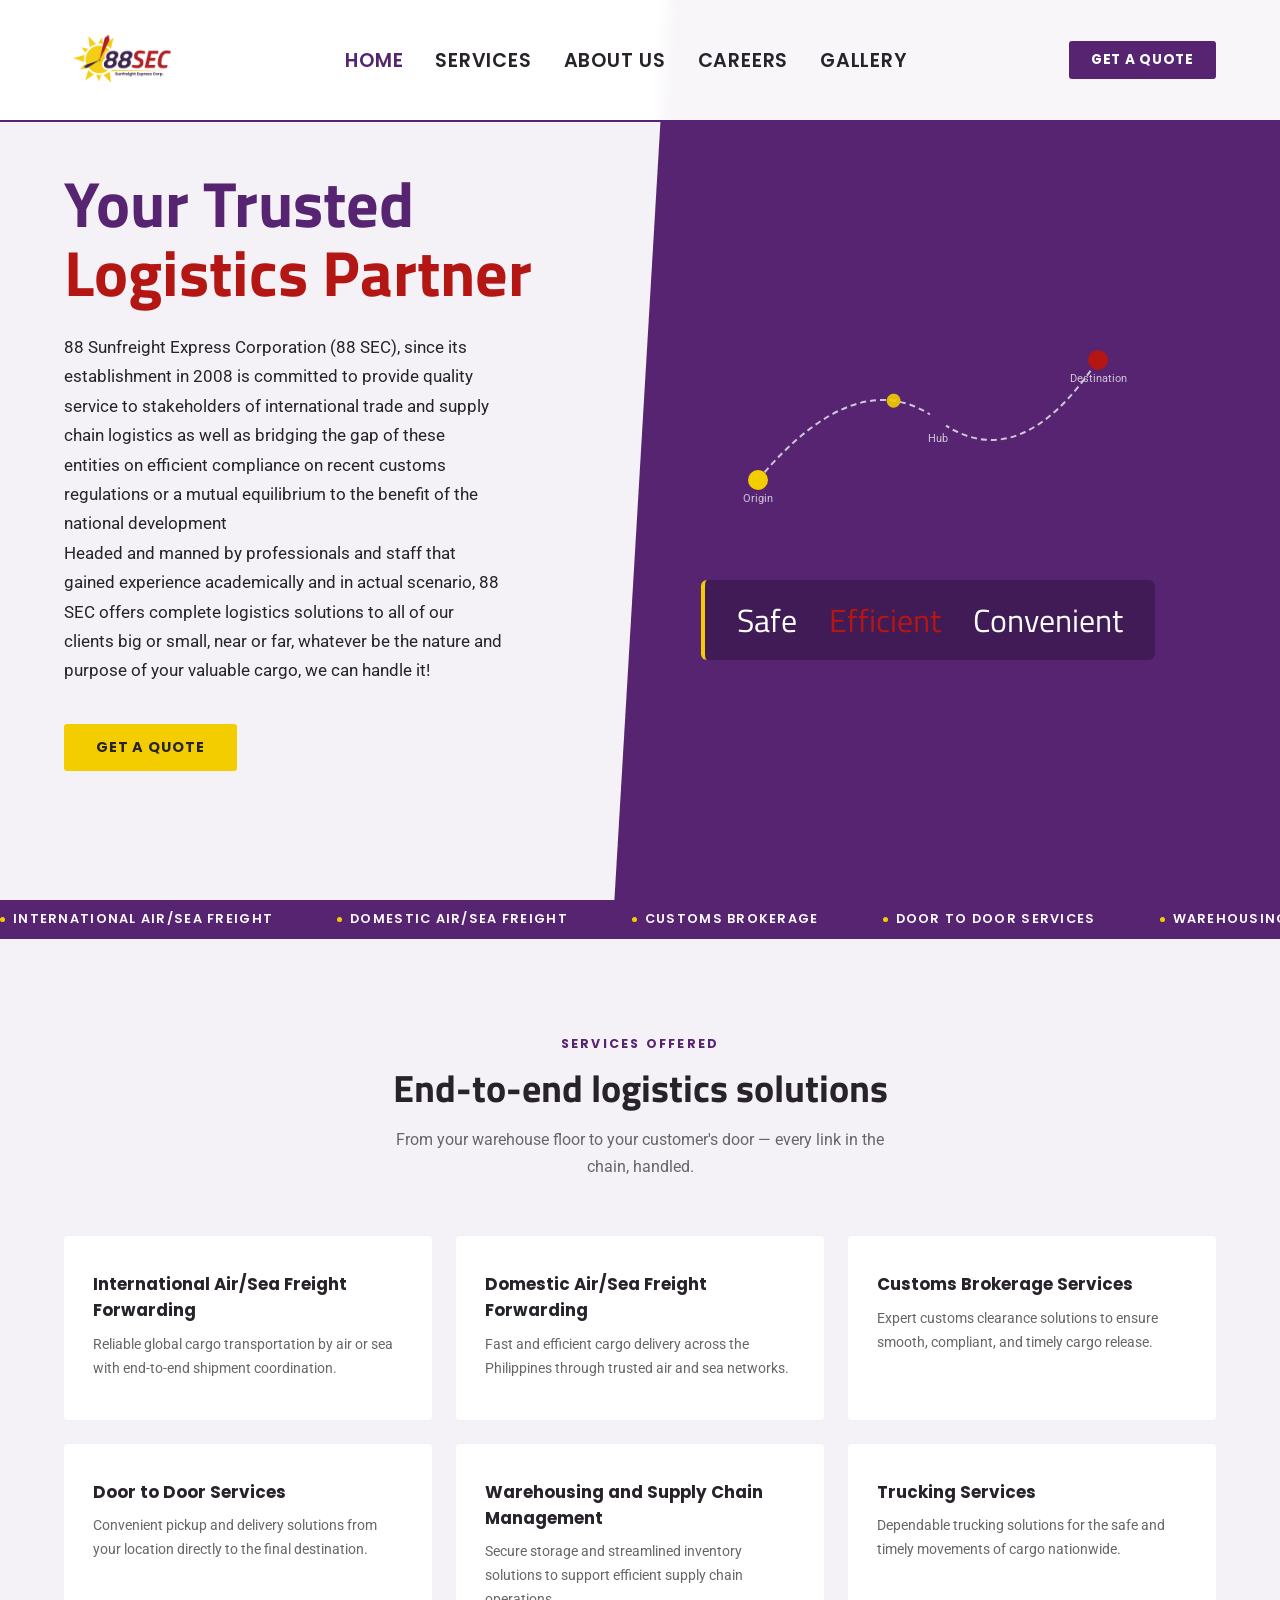
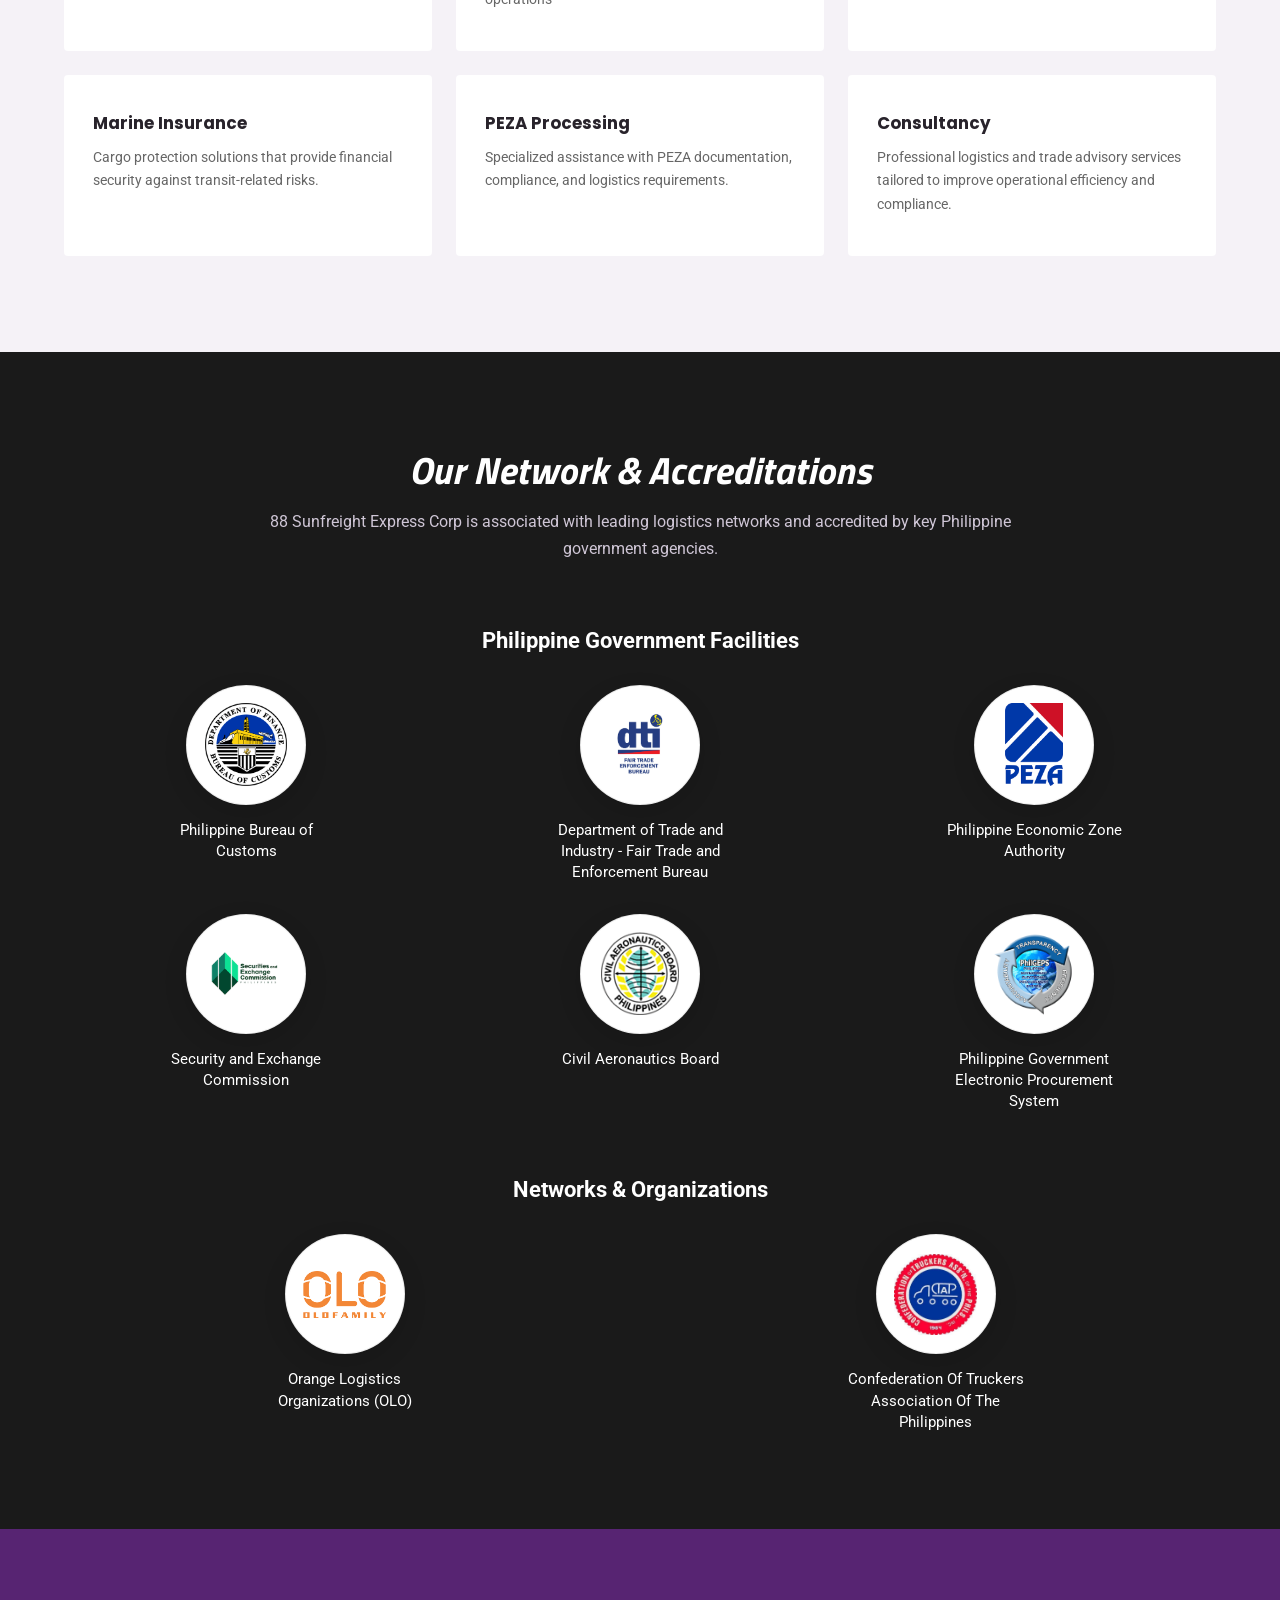
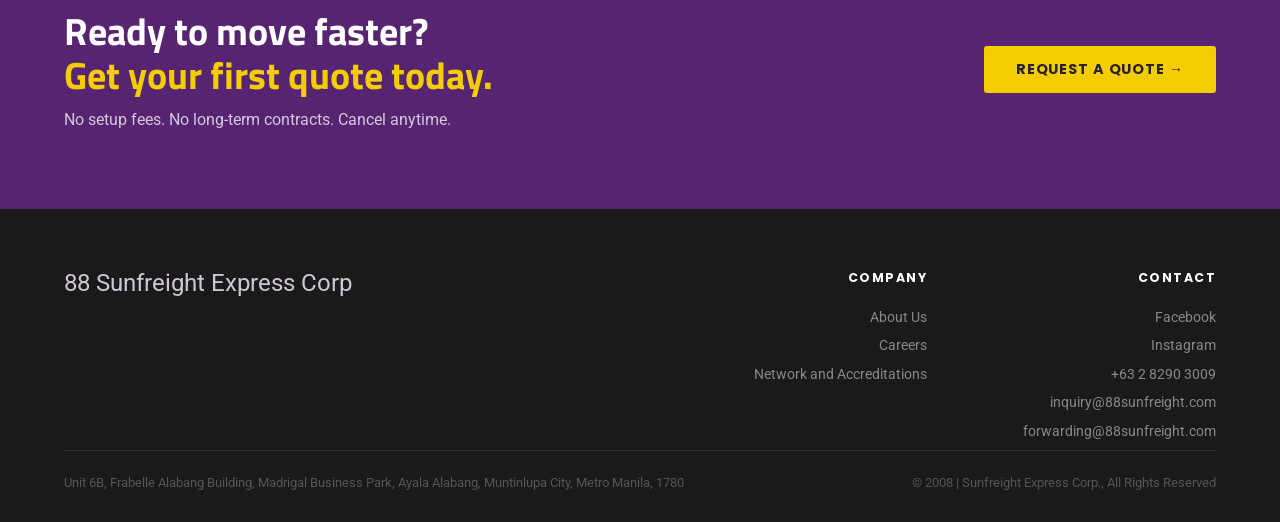
<file: index.html>
<!DOCTYPE html>
<html lang="en">
<head>
  <meta charset="UTF-8" />
  <meta name="viewport" content="width=device-width, initial-scale=1.0">
  <title>Sunfreight | Shippping and Logistics - Philippines</title>
  <link href="https://fonts.googleapis.com/css2?family=Titillium+Web:ital,wght@0,600;0,700;1,600;1,700&family=Poppins:wght@500;600;700;800&family=Roboto:wght@400;500;700&display=swap" rel="stylesheet" />
  <link rel="stylesheet" href="css/index.css">
  <script src="https://fontawesome.com" crossorigin="anonymous"></script>
</head>
<body>

<!-- NAV -->
<nav id="navbar">
  <div class="logo"><a href="index.html"><img class="logo" src="pics/sunfreight_logo.png" alt="logo"></a></div>
  <ul class="nav-links" id="navLinks">
      <li><a href="index.html" class="active">Home</a></li>
      <li><a href="services.html">Services</a></li>
      <li><a href="about.html">About Us</a></li>
      <li><a href="careers.php">Careers</a></li>
      <li><a href="gallery.php">Gallery</a></li>
      <li class="nav-cta-mobile"><a href="contact.html">Get a Quote</a></li>
  </ul>
  <a href="contact.html" class="nav-cta">Get a Quote</a>
  <button class="nav-toggle" id="navToggle" aria-label="Open menu" aria-expanded="false">☰</button>
</nav>

<!-- HERO -->
<section class="hero" id="home">
  <div class="hero-text">
    <h1 class="hero-title">Your Trusted<br><em>Logistics Partner</em></h1>
      <p class="hero-body">88 Sunfreight Express Corporation (88 SEC), since its establishment in 2008 is committed to provide quality service to stakeholders of international trade and supply chain logistics as well as bridging the gap of these entities on efficient compliance on recent customs regulations or a mutual equilibrium to the benefit of the national development
      </br>
        Headed and manned by professionals and staff that gained experience academically and in actual scenario, 88 SEC offers complete logistics solutions to all of our clients big or small, near or far, whatever be the nature and purpose of your valuable cargo, we can handle it!
    </p>
    <div class="hero-actions">
      <a href="contact.html" class="btn-primary">Get a Quote</a>
    </div>
  </div>
  <div class="hero-visual">
    <svg class="route-diagram" viewBox="0 0 420 260" fill="none" xmlns="http://www.w3.org/2000/svg" aria-label="Route diagram">
      <!-- route line -->
      <path d="M 40 200 Q 140 80 220 140 Q 300 200 380 80" stroke="#cfc6d6" stroke-width="2" stroke-dasharray="6 4" fill="none"/>
      <!-- nodes -->
      <circle cx="40" cy="200" r="10" fill="#F3CD00"/>
      <circle cx="220" cy="140" r="10" fill="#572472"/>
      <circle cx="380" cy="80" r="10" fill="#B31613"/>
      <!-- labels -->
      <text x="40" y="222" fill="#cfc6d6" font-family="Roboto,sans-serif" font-size="11" text-anchor="middle">Origin</text>
      <text x="220" y="162" fill="#cfc6d6" font-family="Roboto,sans-serif" font-size="11" text-anchor="middle">Hub</text>
      <text x="380" y="102" fill="#cfc6d6" font-family="Roboto,sans-serif" font-size="11" text-anchor="middle">Destination</text>
      <!-- moving truck dot animation -->
      <circle r="7" fill="#F3CD00" opacity=".9">
        <animateMotion dur="4s" repeatCount="indefinite" rotate="auto">
          <mpath href="#route-path"/>
        </animateMotion>
      </circle>
      <path id="route-path" d="M 40 200 Q 140 80 220 140 Q 300 200 380 80" fill="none"/>
    </svg>
    <div class="stat-row">
      <div class="stat"><div class="stat-num">Safe</div></div>
      <div class="stat"><div class="stat-num"><em>Efficient</em></div></div>
      <div class="stat"><div class="stat-num">Convenient</div></div>
    </div>
  </div>
</section>

<!-- TICKER -->
<div class="ticker" aria-hidden="true">
  <div class="ticker-track" id="tickerTrack">
    <span class="ticker-item"><span class="ticker-dot"></span>International Air/Sea Freight</span>
    <span class="ticker-item"><span class="ticker-dot"></span>Domestic Air/Sea Freight</span>
    <span class="ticker-item"><span class="ticker-dot"></span>Customs Brokerage</span>
    <span class="ticker-item"><span class="ticker-dot"></span>Door to Door Services</span>
    <span class="ticker-item"><span class="ticker-dot"></span>Warehousing &amp; Supply Chain</span>
    <span class="ticker-item"><span class="ticker-dot"></span>Trucking Services</span>
    <span class="ticker-item"><span class="ticker-dot"></span>Marine Insurance</span>
    <span class="ticker-item"><span class="ticker-dot"></span>PEZA Processing</span>
    <span class="ticker-item"><span class="ticker-dot"></span>Consultancy</span>
    <!-- duplicate -->
    <span class="ticker-item"><span class="ticker-dot"></span>International Air/Sea Freight</span>
    <span class="ticker-item"><span class="ticker-dot"></span>Domestic Air/Sea Freight</span>
    <span class="ticker-item"><span class="ticker-dot"></span>Customs Brokerage</span>
    <span class="ticker-item"><span class="ticker-dot"></span>Door to Door Services</span>
    <span class="ticker-item"><span class="ticker-dot"></span>Warehousing &amp; Supply Chain</span>
    <span class="ticker-item"><span class="ticker-dot"></span>Trucking Services</span>
    <span class="ticker-item"><span class="ticker-dot"></span>Marine Insurance</span>
    <span class="ticker-item"><span class="ticker-dot"></span>PEZA Processing</span>
    <span class="ticker-item"><span class="ticker-dot"></span>Consultancy</span>
  </div>
</div>

<!-- SERVICES -->
<section class="services" id="services">
  <div class="services-header">
    <div class="section-eyebrow">
      Services Offered
    </div>
    <h2 class="section-title">End-to-end logistics solutions</h2>
    <p class="section-sub">From your warehouse floor to your customer's door — every link in the chain, handled.</p>
    <!--
      <video class="truck-icon"
            autoplay
            muted
            loop
            playsinline>
        <source src="vids/truck.mp4" type="video/mp4">
      </video>
    -->   
  </div>
  <div class="services-grid services-grid-3">
    <div class="service-card">
      <div class="service-name">International Air/Sea Freight Forwarding</div>
      <p class="service-desc">Reliable global cargo transportation by air or sea with end-to-end shipment coordination.</p>
    </div>
    <div class="service-card">
      <div class="service-name">Domestic Air/Sea Freight Forwarding</div>
      <p class="service-desc">Fast and efficient cargo delivery across the Philippines through trusted air and sea networks.</p>
    </div>
    <div class="service-card">
      <div class="service-name">Customs Brokerage Services</div>
      <p class="service-desc">Expert customs clearance solutions to ensure smooth, compliant, and timely cargo release.</p>
    </div>
    <div class="service-card">
      <div class="service-name">Door to Door Services</div>
      <p class="service-desc">Convenient pickup and delivery solutions from your location directly to the final destination.</p>
    </div>
    <div class="service-card">
      <div class="service-name">Warehousing and Supply Chain Management</div>
      <p class="service-desc">Secure storage and streamlined inventory solutions to support efficient supply chain operations</p>
    </div>
    <div class="service-card">
      <div class="service-name">Trucking Services</div>
      <p class="service-desc">Dependable trucking solutions for the safe and timely movements of cargo nationwide.</p>
    </div>
    <div class="service-card">
      <div class="service-name">Marine Insurance</div>
      <p class="service-desc">Cargo protection solutions that provide financial security against transit-related risks.</p>
    </div>
    <div class="service-card">
      <div class="service-name">PEZA Processing</div>
      <p class="service-desc">Specialized assistance with PEZA documentation, compliance, and logistics requirements.</p>
    </div>
    <div class="service-card">
      <div class="service-name">Consultancy</div>
      <p class="service-desc">Professional logistics and trade advisory services tailored to improve operational efficiency and compliance.</p>
    </div>
  </div>
</section>

<!--NETWORK AND ACCREDITATIONS-->
<section class="coverage" id="coverage">

  <div class="coverage-header">
    <h2 class="section-title"><em>Our Network & Accreditations</em></h2>
    <p class="section-sub">
      88 Sunfreight Express Corp is associated with leading logistics networks and accredited by key Philippine government agencies.
    </p>
  </div>

  <!-- Government -->
  <div class="logo-category">
    <h3>Philippine Government Facilities</h3>

    <div class="logo-grid">

      <div class="logo-card">
        <div class="logo-circle">
          <img src="pics/boc_logo.png" alt="BOC Logo">
        </div>
        <p>Philippine Bureau of Customs</p>
      </div>
      

      <div class="logo-card">
        <div class="logo-circle">
          <img src="pics/dti_logo.png" alt="DTI - FTEB Logo">
        </div>
        <p>Department of Trade and Industry - Fair Trade and Enforcement Bureau</p>
      </div>

      <div class="logo-card">
        <div class="logo-circle">
          <img src="pics/peza_logo.png" alt="PEZA Logo">
        </div>
        <p>Philippine Economic Zone Authority</p>
      </div>

      <div class="logo-card">
        <div class="logo-circle">
          <img src="pics/sec_logo.png" alt="SEC Logo">
        </div>
        <p>Security and Exchange Commission</p>
      </div>

      <div class="logo-card">
        <div class="logo-circle">
          <img src="pics/cab_logo.png" alt="CAB Logo">
        </div>
        <p>Civil Aeronautics Board</p>
      </div>

      <div class="logo-card">
        <div class="logo-circle">
          <img src="pics/philgeps_logo.png" alt="">
        </div>
        <p> Philippine Government Electronic Procurement System</p>
      </div>

    </div>
  </div>

  <!-- Networks -->
  <div class="logo-category">
    <h3>Networks & Organizations</h3>

    <div class="logo-grid-networks">

      <div class="logo-card">
        <div class="logo-circle">
          <img src="pics/olo_logo.png" alt="OLO Logo">
        </div>
        <p>Orange Logistics Organizations (OLO)</p>
      </div>

      

      <div class="logo-card">
        <div class="logo-circle">
          <img src="pics/ctap_logo.jpg" alt="CTAP Logo">
        </div>
        <p>Confederation Of Truckers Association Of The Philippines</p>
      </div>

    </div>
  </div>

</section>

<!-- CTA BANNER -->
<div class="cta-banner" id="contact">
  <div>
    <h2 class="cta-banner-title">Ready to move faster?<br><span>Get your first quote today.</span></h2>
    <p class="cta-banner-sub">No setup fees. No long-term contracts. Cancel anytime.</p>
  </div>
  <a href="mailto:inquiry@88sunfreight.com" class="btn-primary">Request a Quote →</a>
</div>

<!-- FOOTER -->
<footer>
  <div class="footer-grid">
    <div class="footer-brand">
      <div class="logo">88 Sunfreight Express Corp</div>
    </div>
    <div>
      <div class="footer-col-title">Company</div>
      <ul class="footer-links">
        <li><a href="about.html">About Us</a></li>
        <li><a href="careers.php">Careers</a></li>
        <li><a href="#coverage">Network and Accreditations</a></li>
      </ul>
    </div>
    <div>
      <div class="footer-col-title">Contact</div>
      <ul class="footer-links">
        <li><a href="https://www.facebook.com/88SEC" target="_blank">Facebook</a></li>
        <li><a href="https://www.instagram.com/88sunfreightexpresscorp" target="_blank">Instagram</a></li>
        <li><a href="tel:63228903009">+63 2 8290 3009</a></li>
        <li><a href="mailto:inquiry@88sunfreight.com">inquiry@88sunfreight.com</a></li>
        <li><a href="mailto:forwarding@88sunfreight.com ">forwarding@88sunfreight.com </a></li>
      </ul>
    </div>
  </div>
  <div class="footer-bottom">
    <span>Unit 6B, Frabelle Alabang Building, Madrigal Business Park, Ayala Alabang, Muntinlupa City, Metro Manila, 1780</span>
    <span><a href="login.php" class="staff-login" aria-label="Staff login">©</a> 2008 | Sunfreight Express Corp., All Rights Reserved</span>
  </div>
</footer>

<script>
  // Nav scroll effect
  const navbar = document.getElementById('navbar');
  window.addEventListener('scroll', () => {
    navbar.classList.toggle('scrolled', window.scrollY > 40);
  });
  // Slideshow autoplay
  const slides = document.querySelectorAll('.slide');
  let currentSlide = 0;

  setInterval(() => {
    slides[currentSlide].classList.remove('active');
    currentSlide = (currentSlide + 1) % slides.length;
    slides[currentSlide].classList.add('active');
  }, 4000);
</script>

<script>
const navToggle = document.getElementById('navToggle');
const navLinks  = document.getElementById('navLinks');

navToggle.addEventListener('click', () => {
    const open = navLinks.classList.toggle('open');
    navToggle.setAttribute('aria-expanded', open);
    navToggle.textContent = open ? '✕' : '☰';
});

// Close the menu after tapping a link
navLinks.querySelectorAll('a').forEach(a =>
    a.addEventListener('click', () => {
        navLinks.classList.remove('open');
        navToggle.setAttribute('aria-expanded', 'false');
        navToggle.textContent = '☰';
    })
);
</script>

</body>
</html>
</file>
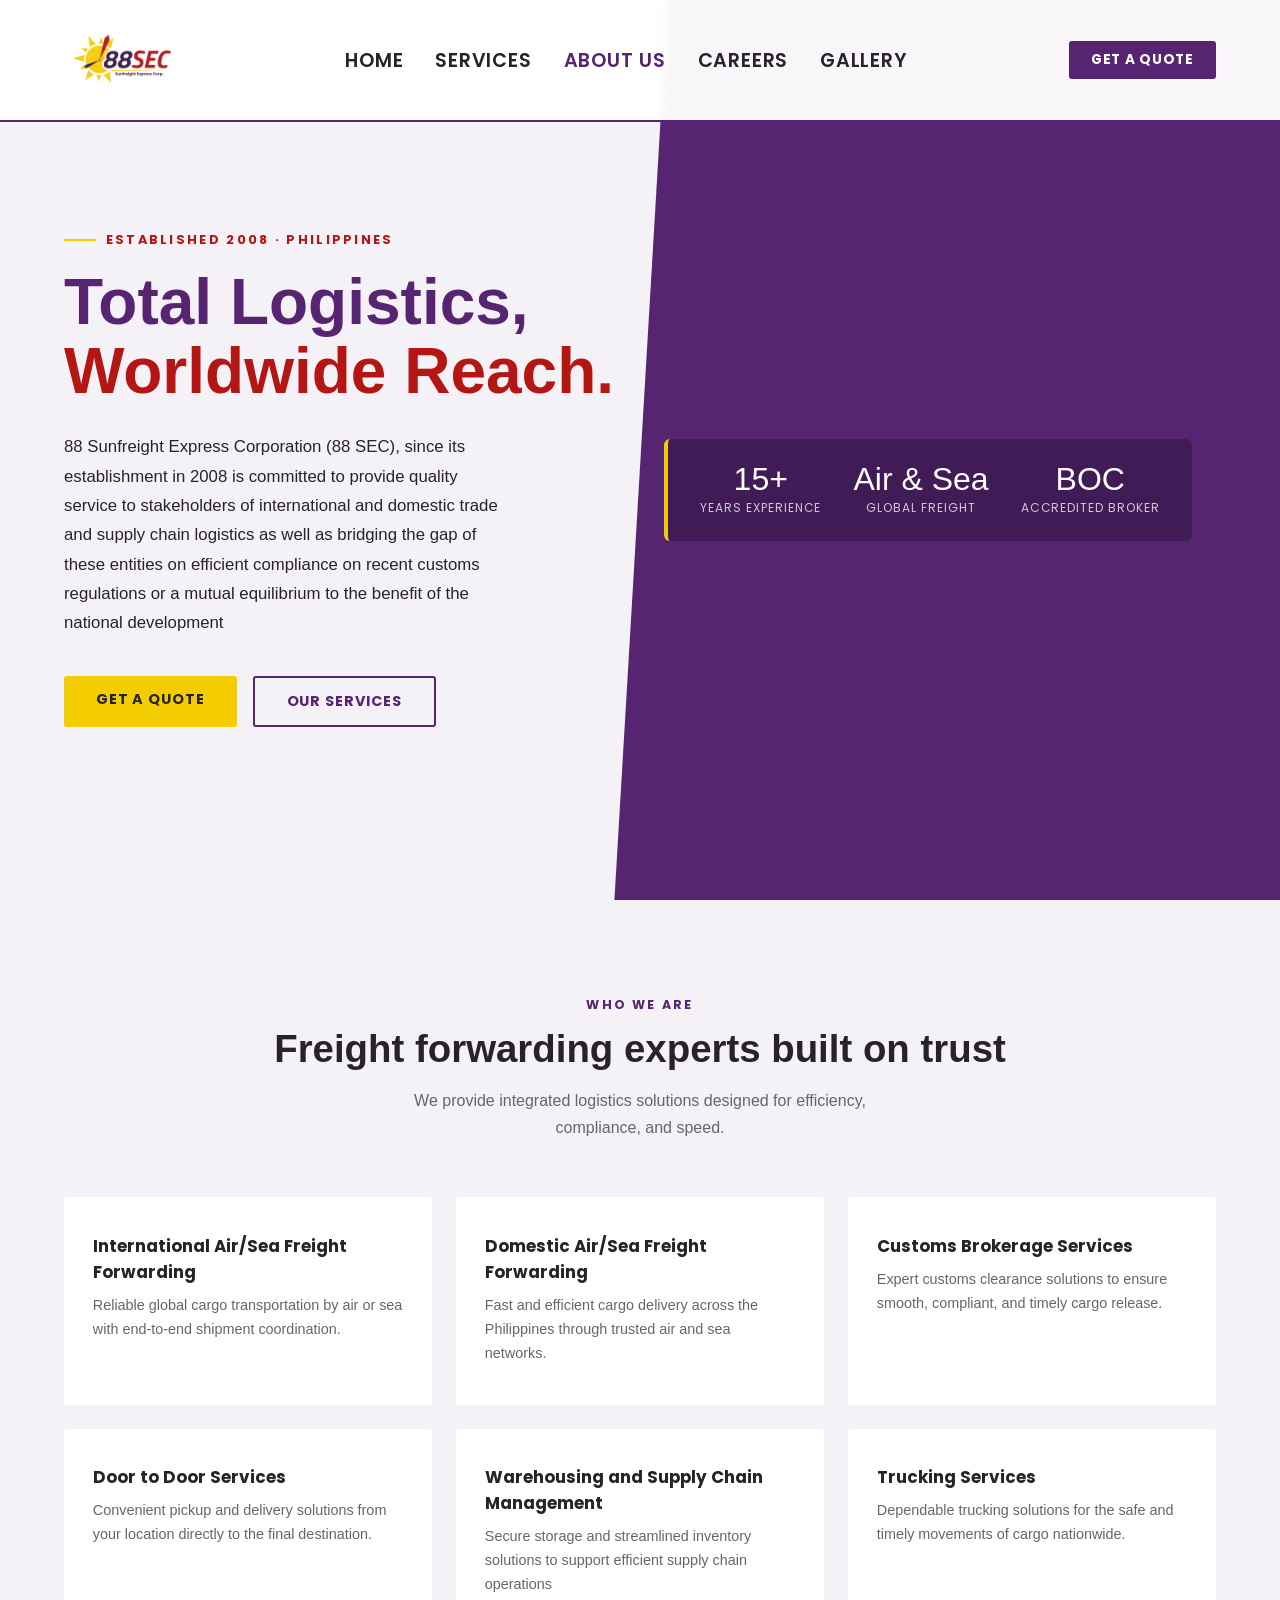
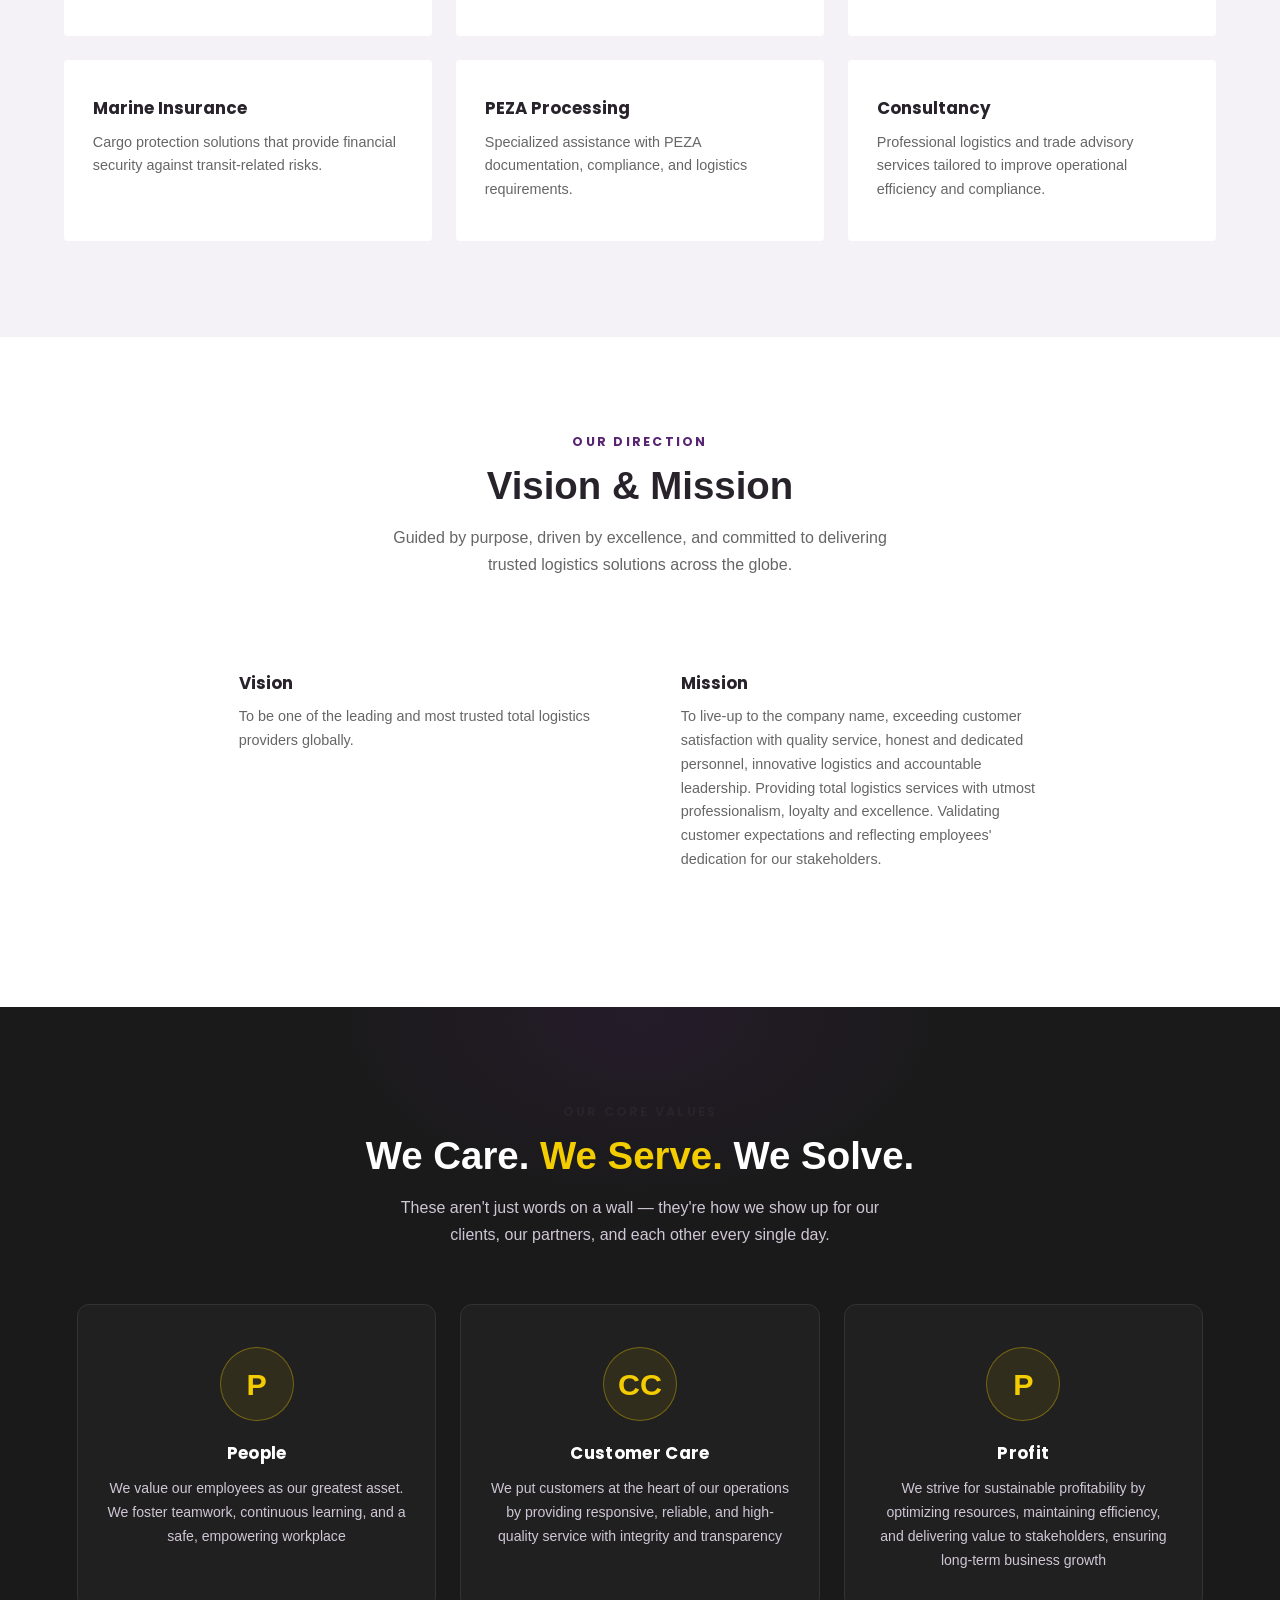
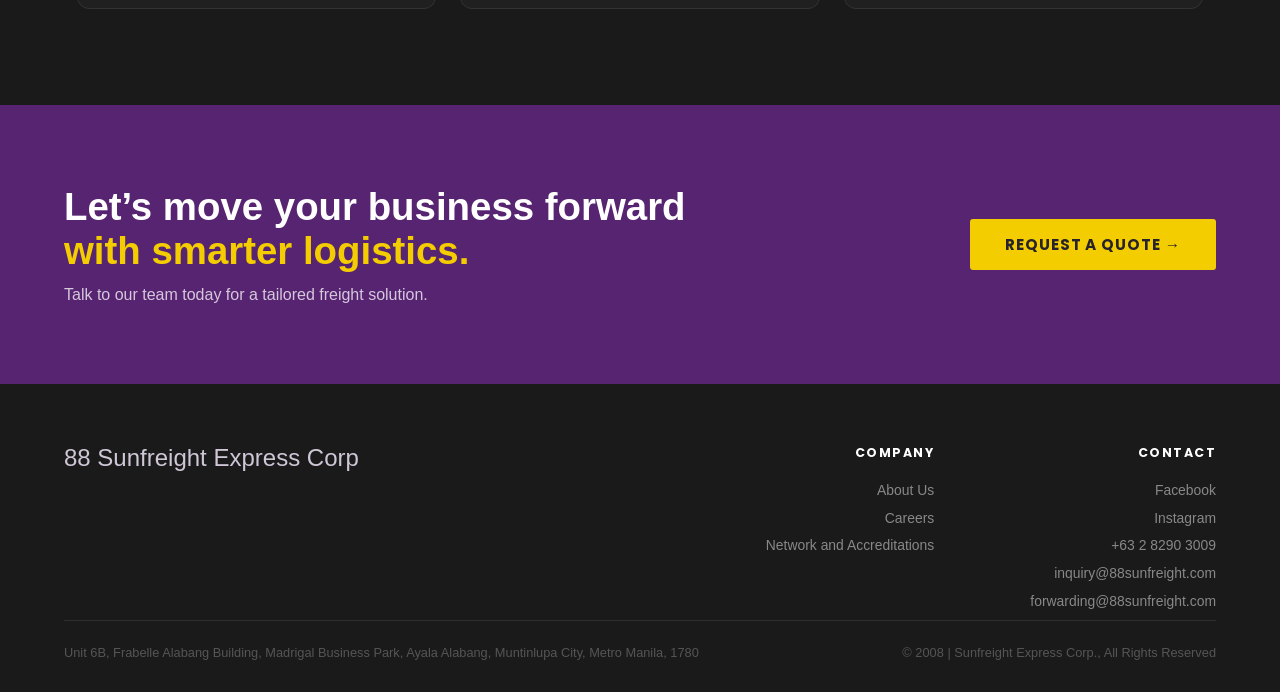
<file: about.html>
<!DOCTYPE html>
<html lang="en">
<head>
  <meta charset="UTF-8" />
  <meta name="viewport" content="width=device-width, initial-scale=1.0">
  <title>About Us | Sunfreight</title>

  <link href="https://fonts.googleapis.com/css2?family=Poppins:wght@700;800&family=Raleway:wght@600;700&family=Open+Sans:wght@400;500;600&display=swap" rel="stylesheet" />
  <link rel="stylesheet" href="css/index.css">
</head>

<body>

<!-- NAV -->
<nav id="navbar">
  <div class="logo"><a href="index.html"><img class="logo" src="pics/sunfreight_logo.png" alt="logo"></a></div>
  <ul class="nav-links" id="navLinks">
      <li><a href="index.html">Home</a></li>
      <li><a href="services.html">Services</a></li>
      <li><a href="about.html" class="active">About Us</a></li>
      <li><a href="careers.php">Careers</a></li>
      <li><a href="gallery.php">Gallery</a></li>
      <li class="nav-cta-mobile"><a href="contact.html">Get a Quote</a></li>
  </ul>
  <a href="contact.html" class="nav-cta">Get a Quote</a>
  <button class="nav-toggle" id="navToggle" aria-label="Open menu" aria-expanded="false">☰</button>
</nav>

<!-- HERO (ONLY ONE - CLEANED) -->
<section class="hero" id="home">

  <div class="hero-text">
    <br>
    <p class="hero-eyebrow">Established 2008 · Philippines</p>

    <h1 class="hero-title">
      Total Logistics,<br>
      <em>Worldwide Reach.</em>
    </h1>

    <p class="hero-body">
      88 Sunfreight Express Corporation (88 SEC), since its establishment in 2008 is committed to provide quality service to stakeholders of international and domestic trade and supply chain logistics as well as bridging the gap of these entities on efficient compliance on recent customs regulations or a mutual equilibrium to the benefit of the national development
    </p>

    <div class="hero-actions">
      <a href="contact.html" class="btn-primary">Get a Quote</a>
      <a href="services.html" class="btn-outline">Our Services</a>
    </div>
  </div>

  <div class="hero-visual">
    <div class="stat-row">
      <div class="stat">
        <div class="stat-num">15+</div>
        <div class="stat-label">Years Experience</div>
      </div>

      <div class="stat">
        <div class="stat-num">Air & Sea</div>
        <div class="stat-label">Global Freight</div>
      </div>

      <div class="stat">
        <div class="stat-num">BOC</div>
        <div class="stat-label">Accredited Broker</div>
      </div>
    </div>
  </div>

</section>

<!-- ABOUT CONTENT -->
<section class="services" id="about">
  <div class="services-header">
    <div class="section-eyebrow">Who We Are</div>
    <h2 class="section-title">Freight forwarding experts built on trust</h2>
    <p class="section-sub">
      We provide integrated logistics solutions designed for efficiency, compliance, and speed.
    </p>
  </div>

  <div class="services-grid services-grid-3">
    <div class="service-card">
      <div class="service-name">International Air/Sea Freight Forwarding</div>
      <p class="service-desc">Reliable global cargo transportation by air or sea with end-to-end shipment coordination.</p>
    </div>
    <div class="service-card">
      <div class="service-name">Domestic Air/Sea Freight Forwarding</div>
      <p class="service-desc">Fast and efficient cargo delivery across the Philippines through trusted air and sea networks.</p>
    </div>
    <div class="service-card">
      <div class="service-name">Customs Brokerage Services</div>
      <p class="service-desc">Expert customs clearance solutions to ensure smooth, compliant, and timely cargo release.</p>
    </div>
    <div class="service-card">
      <div class="service-name">Door to Door Services</div>
      <p class="service-desc">Convenient pickup and delivery solutions from your location directly to the final destination.</p>
    </div>
    <div class="service-card">
      <div class="service-name">Warehousing and Supply Chain Management</div>
      <p class="service-desc">Secure storage and streamlined inventory solutions to support efficient supply chain operations</p>
    </div>
    <div class="service-card">
      <div class="service-name">Trucking Services</div>
      <p class="service-desc">Dependable trucking solutions for the safe and timely movements of cargo nationwide.</p>
    </div>
    <div class="service-card">
      <div class="service-name">Marine Insurance</div>
      <p class="service-desc">Cargo protection solutions that provide financial security against transit-related risks.</p>
    </div>
    <div class="service-card">
      <div class="service-name">PEZA Processing</div>
      <p class="service-desc">Specialized assistance with PEZA documentation, compliance, and logistics requirements.</p>
    </div>
    <div class="service-card">
      <div class="service-name">Consultancy</div>
      <p class="service-desc">Professional logistics and trade advisory services tailored to improve operational efficiency and compliance.</p>
    </div>
  </div>
</section>

<!-- VISION & MISSION SECTION -->
<section class="vm-clean">

  <div class="section">
    
    <div class="services-header">
      <div class="section-eyebrow">Our Direction</div>
      <h2 class="section-title">
        Vision & Mission
      </h2>
      <p class="section-sub">
        Guided by purpose, driven by excellence, and committed to delivering trusted logistics solutions across the globe.
      </p>
    </div>

    <div class="services-grid vm-grid">

      <!-- VISION -->
      <div class="service-card">
        <div class="service-name">Vision</div>
        <p class="service-desc">
          To be one of the leading and most trusted total logistics providers globally.
        </p>
      </div>

      <!-- MISSION -->
      <div class="service-card">
        <div class="service-name">Mission</div>
        <p class="service-desc">
          To live-up to the company name, exceeding customer satisfaction with quality service, honest and dedicated personnel, innovative logistics and accountable leadership. Providing total logistics services with utmost professionalism, loyalty and excellence. Validating customer expectations and reflecting employees' dedication for our stakeholders.
        </p>
      </div>

    </div>

  </div>

</section>

<!-- VALUES -->
<section class="values" id="values">
  <div class="values-header">
    <div class="section-eyebrow" style="color: var(--gold);">Our Core Values</div>
    <h2 class="section-title">We Care. <em>We Serve.</em> We Solve.</h2>
    <p class="section-sub">These aren't just words on a wall — they're how we show up for our clients, our partners, and each other every single day.</p>
  </div>
  <div class="values-grid">
    <div class="value-card">
      <div class="value-num">P</div>
      <div class="value-name">People</div>
      <p class="value-desc">We value our employees as our greatest asset. We foster teamwork, continuous learning, and a safe, empowering workplace</p>
    </div>
    <div class="value-card">
      <div class="value-num">CC</div>
      <div class="value-name">Customer Care</div>
      <p class="value-desc">We put customers at the heart of our operations by providing responsive, reliable, and high-quality service with integrity and transparency</p>
    </div>
    <div class="value-card">
      <div class="value-num">P</div>
      <div class="value-name">Profit</div>
      <p class="value-desc">We strive for sustainable profitability by optimizing resources, maintaining efficiency, and delivering value to stakeholders, ensuring long-term business growth</p>
    </div>
  </div>
</section>

<!-- CTA -->
<div class="cta-banner" id="contact">
  <div>
    <h2 class="cta-banner-title">
      Let’s move your business forward<br>
      <span>with smarter logistics.</span>
    </h2>
    <p class="cta-banner-sub">Talk to our team today for a tailored freight solution.</p>
  </div>

  <a href="mailto:inquiry@88sunfreight.com" class="btn-gold">
    Request a Quote →
  </a>
</div>

<!-- FOOTER -->
<footer>
  <div class="footer-grid">
    <div class="footer-brand">
      <div class="logo">88 Sunfreight Express Corp</div>
    </div>
    <div>
      <div class="footer-col-title">Company</div>
      <ul class="footer-links">
        <li><a href="about.html">About Us</a></li>
        <li><a href="careers.php">Careers</a></li>
        <li><a href="index.html#coverage">Network and Accreditations</a></li>
      </ul>
    </div>
    <div>
      <div class="footer-col-title">Contact</div>
      <ul class="footer-links">
        <li><a href="https://www.facebook.com/88SEC" target="_blank">Facebook</a></li>
        <li><a href="https://www.instagram.com/88sunfreightexpresscorp" target="_blank">Instagram</a></li>
        <li><a href="tel:63228903009">+63 2 8290 3009</a></li>
        <li><a href="mailto:inquiry@88sunfreight.com">inquiry@88sunfreight.com</a></li>
        <li><a href="mailto:forwarding@88sunfreight.com ">forwarding@88sunfreight.com </a></li>
      </ul>
    </div>
  </div>
  <div class="footer-bottom">
    <span>Unit 6B, Frabelle Alabang Building, Madrigal Business Park, Ayala Alabang, Muntinlupa City, Metro Manila, 1780</span>
    <span><a href="login.php" class="staff-login" aria-label="Staff login">©</a> 2008 | Sunfreight Express Corp., All Rights Reserved</span>
  </div>
</footer>

<script>
  // Nav scroll effect
  const navbar = document.getElementById('navbar');
  window.addEventListener('scroll', () => {
    navbar.classList.toggle('scrolled', window.scrollY > 40);
  });

  // Mobile menu toggle
  const navToggle = document.getElementById('navToggle');
  const navLinks = document.getElementById('navLinks');

  navToggle.addEventListener('click', () => {
    const open = navLinks.classList.toggle('open');
    navToggle.textContent = open ? '✕' : '☰';
    navToggle.setAttribute('aria-expanded', open);
  });

  navLinks.querySelectorAll('a').forEach(a => {
    a.addEventListener('click', () => {
      navLinks.classList.remove('open');
      navToggle.textContent = '☰';
      navToggle.setAttribute('aria-expanded', 'false');
    });
  });
</script>
</body>
</html>
</file>
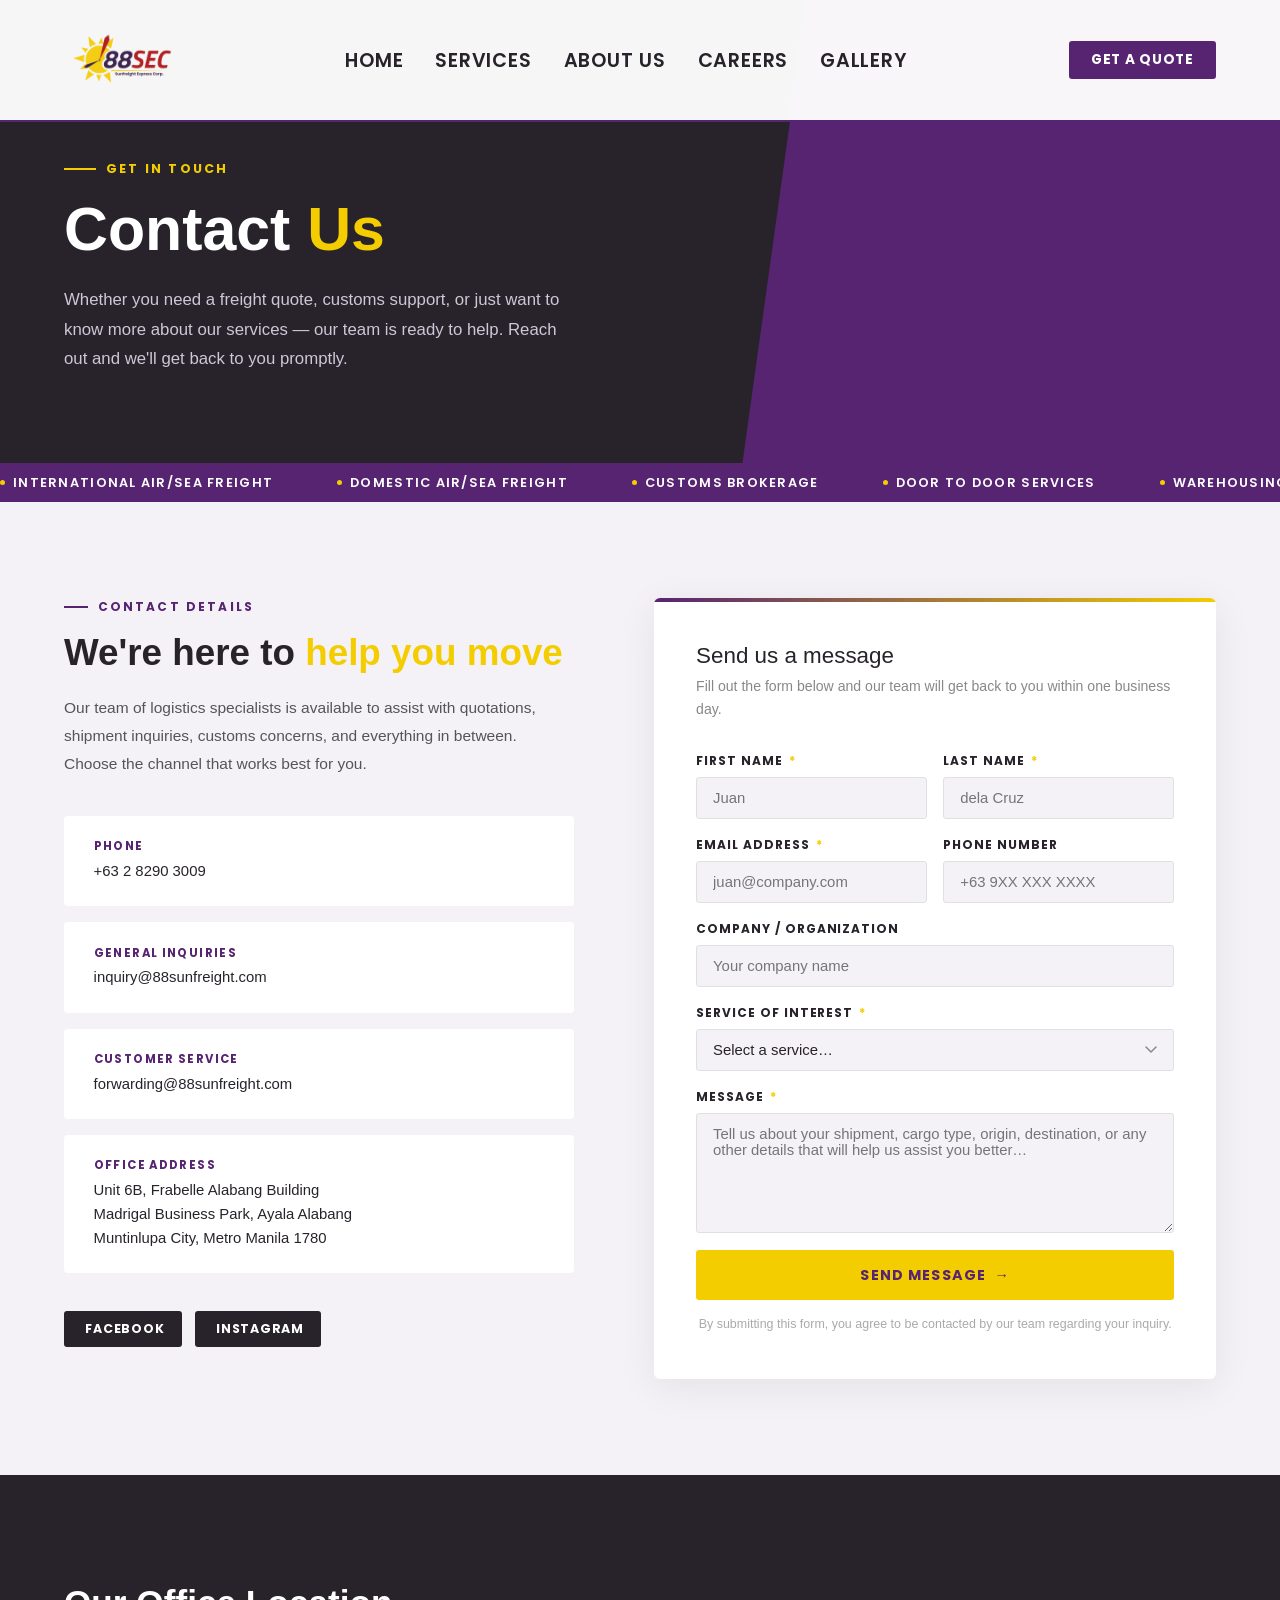
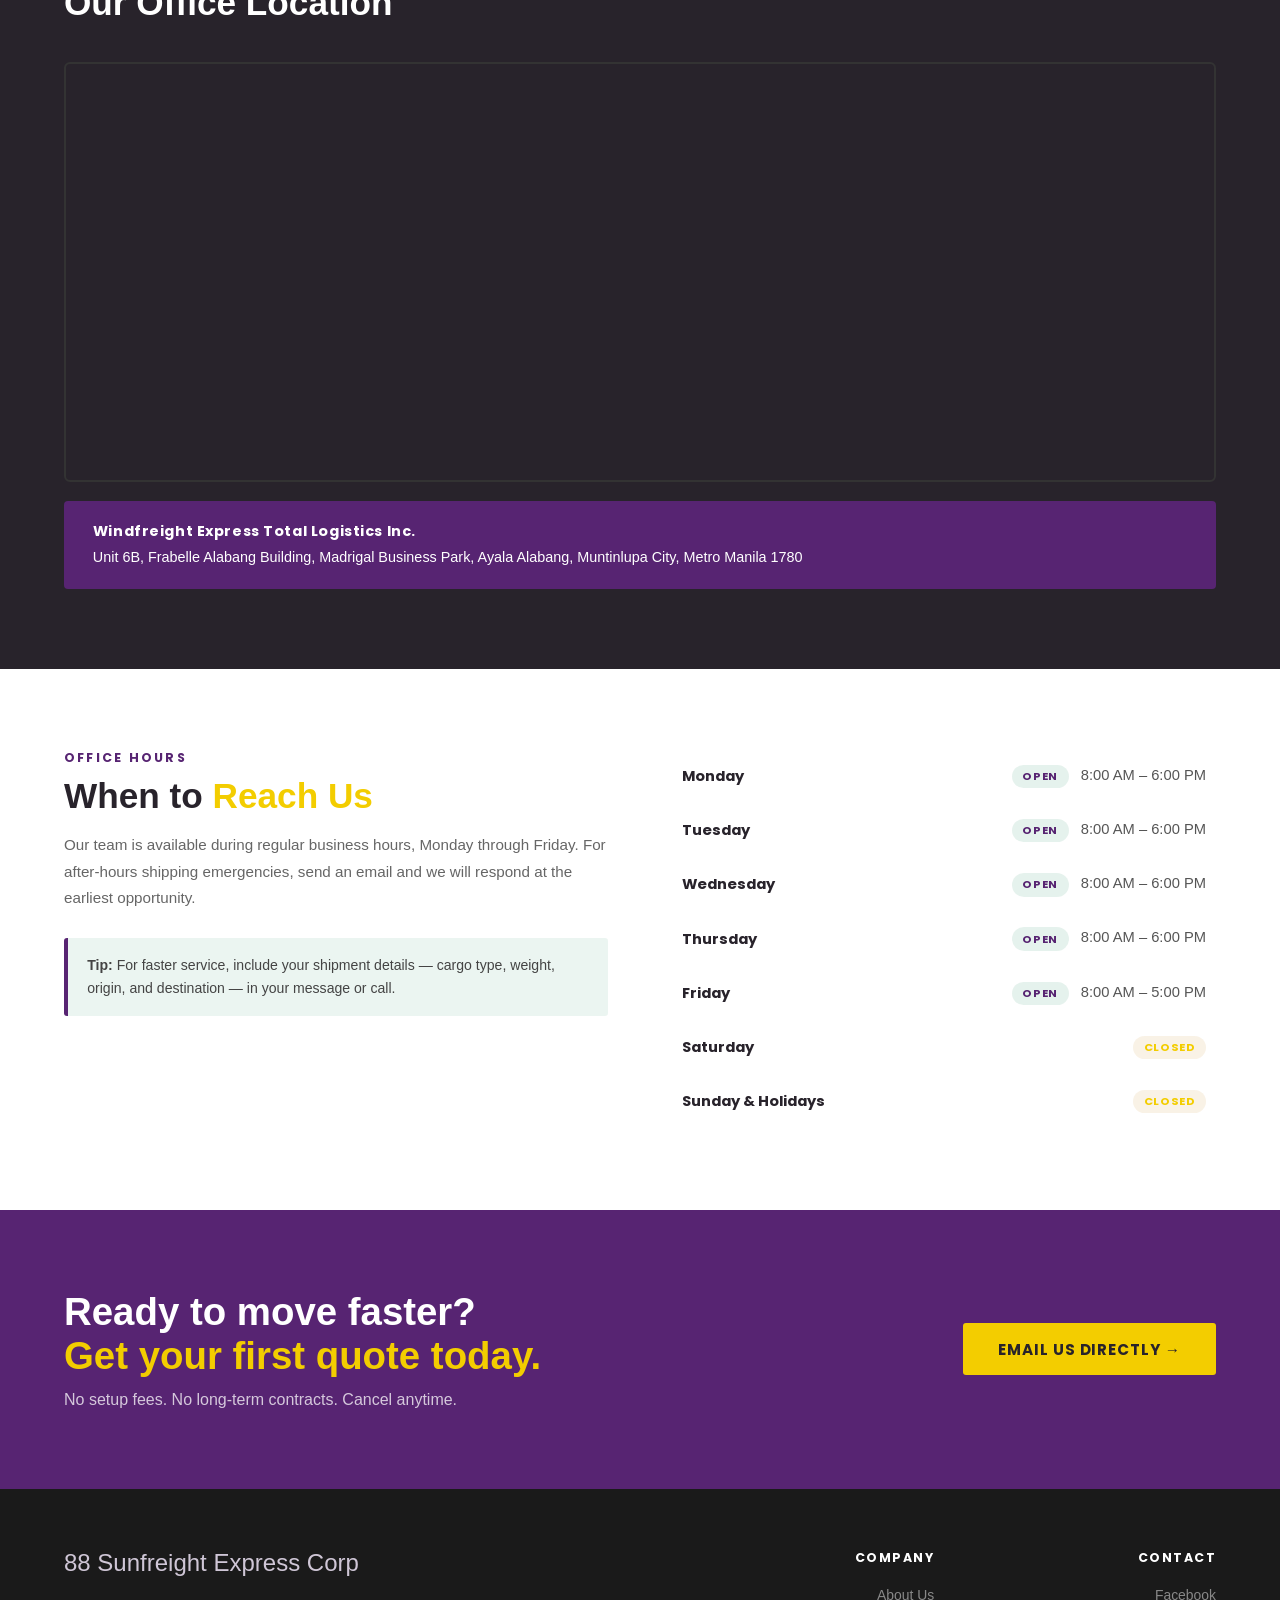
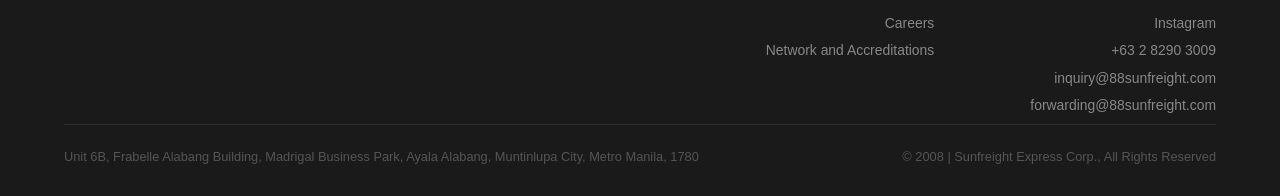
<file: contact.html>
<!DOCTYPE html>
<html lang="en">
<head>
    <meta charset="UTF-8" />
    <meta name="viewport" content="width=device-width, initial-scale=1.0">
    <title>Sunfreight | Contact Us — Shipping and Logistics Philippines</title>
    <link href="https://fonts.googleapis.com/css2?family=Poppins:wght@700;800&family=Raleway:wght@600;700&family=Open+Sans:wght@400;500;600&display=swap" rel="stylesheet" />
    <link rel="stylesheet" href="css/index.css">
    <link rel="stylesheet" href="css/contact.css">  
</head>
<body>

<!-- NAV -->
<nav id="navbar">
  <div class="logo"><a href="index.html"><img class="logo" src="pics/sunfreight_logo.png" alt="logo"></a></div>
  <ul class="nav-links" id="navLinks">
    <li><a href="index.html">Home</a></li>
    <li><a href="services.html">Services</a></li>
    <li><a href="about.html">About Us</a></li>
    <li><a href="careers.php">Careers</a></li>
    <li><a href="gallery.php">Gallery</a></li>
    <li class="nav-cta-mobile"><a href="#contact-form">Get a Quote</a></li>
  </ul>
  <a href="#contact-form" class="nav-cta">Get a Quote</a>
  <button class="nav-toggle" id="navToggle" aria-label="Open menu" aria-expanded="false">☰</button>
</nav>

<!-- PAGE HERO -->
<section class="page-hero">
  <div class="page-hero-inner">
    <div class="page-hero-eyebrow">Get in Touch</div>
    <h1>Contact <em>Us</em></h1>
    <p>Whether you need a freight quote, customs support, or just want to know more about our services — our team is ready to help. Reach out and we'll get back to you promptly.</p>
  </div>
</section>

<!-- TICKER -->
<div class="ticker" aria-hidden="true">
  <div class="ticker-track">
    <span class="ticker-item"><span class="ticker-dot"></span>International Air/Sea Freight</span>
    <span class="ticker-item"><span class="ticker-dot"></span>Domestic Air/Sea Freight</span>
    <span class="ticker-item"><span class="ticker-dot"></span>Customs Brokerage</span>
    <span class="ticker-item"><span class="ticker-dot"></span>Door to Door Services</span>
    <span class="ticker-item"><span class="ticker-dot"></span>Warehousing &amp; Supply Chain</span>
    <span class="ticker-item"><span class="ticker-dot"></span>Trucking Services</span>
    <span class="ticker-item"><span class="ticker-dot"></span>Marine Insurance</span>
    <span class="ticker-item"><span class="ticker-dot"></span>PEZA Processing</span>
    <span class="ticker-item"><span class="ticker-dot"></span>Consultancy</span>
  </div>
</div>

<!-- CONTACT MAIN -->
<section class="contact-section" id="contact-form">
  <div class="contact-grid">

    <!-- LEFT: info -->
    <div class="contact-info">
      <div class="contact-info-eyebrow">Contact Details</div>
      <h2>We're here to <em>help you move</em></h2>
      <p class="contact-info-body">Our team of logistics specialists is available to assist with quotations, shipment inquiries, customs concerns, and everything in between. Choose the channel that works best for you.</p>

      <div class="contact-cards">
        <!-- Phone -->
        <div class="contact-card">
          <div>
            <div class="contact-card-label">Phone</div>
            <div class="contact-card-value">
              <a href="tel:63228903009">+63 2 8290 3009</a>
            </div>
          </div>
        </div>

        <!-- Email: General -->
        <div class="contact-card">
          <div>
            <div class="contact-card-label">General Inquiries</div>
            <div class="contact-card-value">
              <a href="mailto:inquiry@88sunfreight.com">inquiry@88sunfreight.com</a>
            </div>
          </div>
        </div>

        <!-- Email: Customer Service -->
        <div class="contact-card">
          <div>
            <div class="contact-card-label">Customer Service</div>
            <div class="contact-card-value">
              <a href="mailto:forwarding@88sunfreight.com">forwarding@88sunfreight.com</a>
            </div>
          </div>
        </div>

        <!-- Address -->
        <div class="contact-card">
          <div>
            <div class="contact-card-label">Office Address</div>
            <div class="contact-card-value">
              Unit 6B, Frabelle Alabang Building<br>
              Madrigal Business Park, Ayala Alabang<br>
              Muntinlupa City, Metro Manila 1780
            </div>
          </div>
        </div>
      </div>

      <!-- Socials -->
      <div class="social-row">
        <a href="https://www.facebook.com/88SEC" target="_blank" class="social-btn">
          &nbsp;Facebook
        </a>
        <a href="https://www.instagram.com/88sunfreightexpresscorp" target="_blank" class="social-btn gold-btn">
          &nbsp;Instagram
        </a>
      </div>
    </div>

    <!-- RIGHT: Form -->
    <div class="contact-form-wrap" id="form-wrap">
      <div id="form-body">
        <div class="form-title">Send us a message</div>
        <p class="form-sub">Fill out the form below and our team will get back to you within one business day.</p>

        <form id="contactForm" novalidate>
          <div class="form-row">
            <div class="form-group">
              <label>First Name <span>*</span></label>
              <input type="text" name="first_name" placeholder="Juan" required>
            </div>
            <div class="form-group">
              <label>Last Name <span>*</span></label>
              <input type="text" name="last_name" placeholder="dela Cruz" required>
            </div>
          </div>

          <div class="form-row">
            <div class="form-group">
              <label>Email Address <span>*</span></label>
              <input type="email" name="email" placeholder="juan@company.com" required>
            </div>
            <div class="form-group">
              <label>Phone Number</label>
              <input type="tel" name="phone" placeholder="+63 9XX XXX XXXX">
            </div>
          </div>

          <div class="form-group">
            <label>Company / Organization</label>
            <input type="text" name="company" placeholder="Your company name">
          </div>

          <div class="form-group">
            <label>Service of Interest <span>*</span></label>
            <select name="service" required>
              <option value="" disabled selected>Select a service…</option>
              <option>International Air/Sea Freight Forwarding</option>
              <option>Domestic Air/Sea Freight Forwarding</option>
              <option>Customs Brokerage Services</option>
              <option>Warehousing &amp; Supply Chain</option>
              <option>Door to Door Services</option>
              <option>Trucking Services</option>
              <option>Marine Insurance</option>
              <option>PEZA Processing</option>
              <option>Consultancy</option>
              <option>General Inquiry</option>
            </select>
          </div>

          <div class="form-group">
            <label>Message <span>*</span></label>
            <textarea name="message" placeholder="Tell us about your shipment, cargo type, origin, destination, or any other details that will help us assist you better…" required></textarea>
          </div>

          <button type="submit" class="form-submit">
            Send Message &nbsp;→
          </button>
          <p class="form-note">By submitting this form, you agree to be contacted by our team regarding your inquiry.</p>
        </form>
      </div>

      <!-- Success State (hidden by default) -->
      <div class="form-success" id="formSuccess">
        <h3>Message Sent!</h3>
        <p>Thank you for reaching out. Our team will review your inquiry and get back to you within one business day.<br><br>
        For urgent matters, call us at <a href="tel:63228903009" style="color:var(--purple);font-weight:600;">+63 2 8290 3009</a>.</p>
      </div>
    </div>

  </div>
</section>

<!-- MAP SECTION -->
<section class="map-section">
  <div class="map-header">
    <div class="section-eyebrow" style="color:var(--gold); justify-content:flex-start; margin-bottom:.6rem;">Find Us</div>
    <h2 style="font-family:var(--font-display); color:var(--white); font-size:clamp(1.6rem,3vw,2.2rem); line-height:1.15;">
      Our <em style="color:var(--gold); font-style:normal;">Office</em> Location
    </h2>
  </div>
  <div class="map-wrap">
    <iframe
        src="https://www.google.com/maps?q=14.4269634,121.0270543&z=18&output=embed"
        width="100%"
        height="450"
        style="border:0;"
        allowfullscreen=""
        loading="lazy"
        referrerpolicy="no-referrer-when-downgrade"
        title="WETLI Office Location">
    </iframe>
  </div>
  <div class="map-address-bar">
    <div class="map-address-text">
      <strong>Windfreight Express Total Logistics Inc.</strong>
      Unit 6B, Frabelle Alabang Building, Madrigal Business Park, Ayala Alabang, Muntinlupa City, Metro Manila 1780
    </div>
  </div>
</section>

<!-- OFFICE HOURS -->
<section class="hours-section">
  <div class="hours-inner">
    <div class="hours-left">
      <div class="section-eyebrow" style="justify-content:flex-start; margin-bottom:.6rem;">Office Hours</div>
      <h2>When to <em>Reach Us</em></h2>
      <p>Our team is available during regular business hours, Monday through Friday. For after-hours shipping emergencies, send an email and we will respond at the earliest opportunity.</p>
      <div class="hours-note">
        <strong>Tip:</strong> For faster service, include your shipment details — cargo type, weight, origin, and destination — in your message or call.
      </div>
    </div>

    <div>
      <table class="hours-table">
        <tr>
          <td>Monday</td>
          <td><span class="hours-badge">Open</span> &nbsp; 8:00 AM – 6:00 PM</td>
        </tr>
        <tr>
          <td>Tuesday</td>
          <td><span class="hours-badge">Open</span> &nbsp; 8:00 AM – 6:00 PM</td>
        </tr>
        <tr>
          <td>Wednesday</td>
          <td><span class="hours-badge">Open</span> &nbsp; 8:00 AM – 6:00 PM</td>
        </tr>
        <tr>
          <td>Thursday</td>
          <td><span class="hours-badge">Open</span> &nbsp; 8:00 AM – 6:00 PM</td>
        </tr>
        <tr>
          <td>Friday</td>
          <td><span class="hours-badge">Open</span> &nbsp; 8:00 AM – 5:00 PM</td>
        </tr>
        <tr>
          <td>Saturday</td>
          <td><span class="hours-badge closed">Closed</span></td>
        </tr>
        <tr>
          <td>Sunday &amp; Holidays</td>
          <td><span class="hours-badge closed">Closed</span></td>
        </tr>
      </table>
    </div>
  </div>
</section>

<!-- CTA BANNER -->
<div class="cta-banner">
  <div>
    <h2 class="cta-banner-title">Ready to move faster?<br><span>Get your first quote today.</span></h2>
    <p class="cta-banner-sub">No setup fees. No long-term contracts. Cancel anytime.</p>
  </div>
  <a href="mailto:inquiry@windfreightexpress.com" class="btn-gold">Email Us Directly →</a>
</div>

<!-- FOOTER -->
<footer>
  <div class="footer-grid">
    <div class="footer-brand">
      <div class="logo">88 Sunfreight Express Corp</div>
    </div>
    <div>
      <div class="footer-col-title">Company</div>
      <ul class="footer-links">
        <li><a href="about.html">About Us</a></li>
        <li><a href="careers.html">Careers</a></li>
        <li><a href="#coverage">Network and Accreditations</a></li>
      </ul>
    </div>
    <div>
      <div class="footer-col-title">Contact</div>
      <ul class="footer-links">
        <li><a href="https://www.facebook.com/88SEC" target="_blank">Facebook</a></li>
        <li><a href="https://www.instagram.com/88sunfreightexpresscorp" target="_blank">Instagram</a></li>
        <li><a href="tel:63228903009">+63 2 8290 3009</a></li>
        <li><a href="mailto:inquiry@88sunfreight.com">inquiry@88sunfreight.com</a></li>
        <li><a href="mailto:forwarding@88sunfreight.com ">forwarding@88sunfreight.com </a></li>
      </ul>
    </div>
  </div>
  <div class="footer-bottom">
    <span>Unit 6B, Frabelle Alabang Building, Madrigal Business Park, Ayala Alabang, Muntinlupa City, Metro Manila, 1780</span>
    <span><a href="login.php" class="staff-login" aria-label="Staff login">©</a> 2008 | Sunfreight Express Corp., All Rights Reserved</span>
  </div>
</footer>

<script>
  // Nav scroll effect
  const navbar = document.getElementById('navbar');
  window.addEventListener('scroll', () => {
    navbar.classList.toggle('scrolled', window.scrollY > 40);
  });

  // Mobile menu toggle
  const navToggle = document.getElementById('navToggle');
  const navLinks = document.getElementById('navLinks');

  navToggle.addEventListener('click', () => {
    const open = navLinks.classList.toggle('open');
    navToggle.textContent = open ? '✕' : '☰';
    navToggle.setAttribute('aria-expanded', open);
  });

  navLinks.querySelectorAll('a').forEach(a => {
    a.addEventListener('click', () => {
      navLinks.classList.remove('open');
      navToggle.textContent = '☰';
      navToggle.setAttribute('aria-expanded', 'false');
    });
  });

  // Form submit — shows success state
  document.getElementById('contactForm').addEventListener('submit', function(e) {
    e.preventDefault();

    // Basic validation
    const required = this.querySelectorAll('[required]');
    let valid = true;
    required.forEach(field => {
      field.style.borderColor = '';
      if (!field.value.trim()) {
        field.style.borderColor = '#c0392b';
        valid = false;
      }
    });
    if (!valid) return;

    // Show success
    document.getElementById('form-body').style.display = 'none';
    document.getElementById('formSuccess').style.display = 'block';

    // In production: replace this block with a fetch() to your form backend or email service.
    // Example: fetch('/api/contact', { method: 'POST', body: new FormData(this) })
  });
</script>
</body>
</html>
</file>
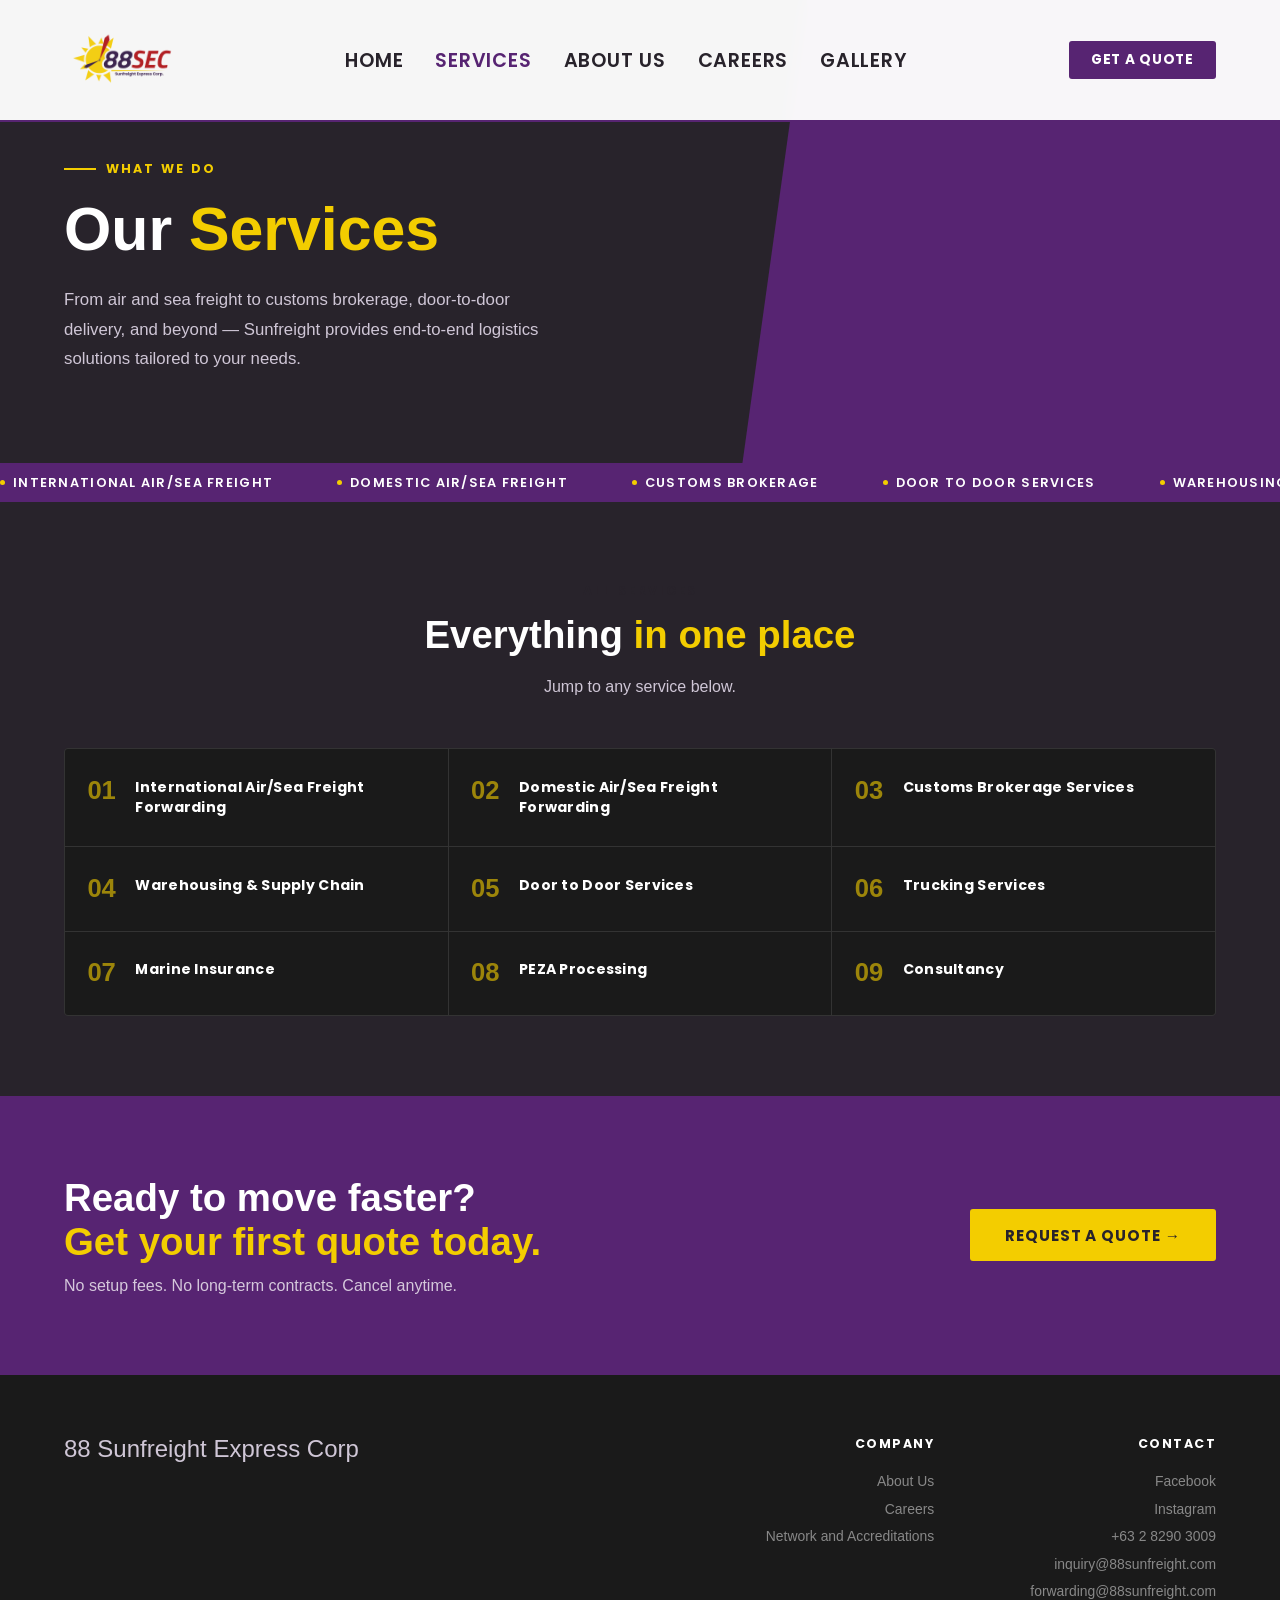
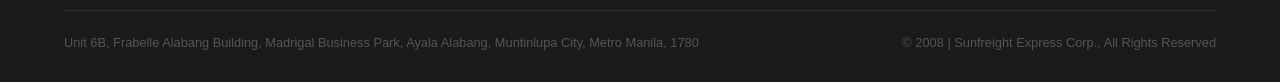
<file: services.html>
<!DOCTYPE html>
<html lang="en">
<head>
  <meta charset="UTF-8" />
  <meta name="viewport" content="width=device-width, initial-scale=1.0">
  <title>Sunfreight | Services — Shipping and Logistics Philippines</title>
  <link href="https://fonts.googleapis.com/css2?family=Poppins:wght@700;800&family=Raleway:wght@600;700&family=Open+Sans:wght@400;500;600&display=swap" rel="stylesheet" />
  <link rel="stylesheet" href="css/index.css">
  <link rel="stylesheet" href="css/services.css">
</head>
<body>

<!-- NAV -->
<nav id="navbar">
  <div class="logo"><a href="index.html"><img class="logo" src="pics/sunfreight_logo.png" alt="logo"></a></div>
  <ul class="nav-links" id="navLinks">
      <li><a href="index.html">Home</a></li>
      <li><a href="services.html" class="active">Services</a></li>
      <li><a href="about.html">About Us</a></li>
      <li><a href="careers.php">Careers</a></li>
      <li><a href="gallery.php">Gallery</a></li>
      <li class="nav-cta-mobile"><a href="contact.html">Get a Quote</a></li>
  </ul>
  <a href="contact.html" class="nav-cta">Get a Quote</a>
  <button class="nav-toggle" id="navToggle" aria-label="Open menu" aria-expanded="false">☰</button>
</nav>

<!-- PAGE HERO -->
<section class="page-hero">
  <div class="page-hero-inner">
    <div class="page-hero-eyebrow">What We Do</div>
    <h1>Our <em>Services</em></h1>
    <p>From air and sea freight to customs brokerage, door-to-door delivery, and beyond — Sunfreight provides end-to-end logistics solutions tailored to your needs.</p>
  </div>
</section>

<!-- TICKER -->
<div class="ticker" aria-hidden="true">
  <div class="ticker-track">
    <span class="ticker-item"><span class="ticker-dot"></span>International Air/Sea Freight</span>
    <span class="ticker-item"><span class="ticker-dot"></span>Domestic Air/Sea Freight</span>
    <span class="ticker-item"><span class="ticker-dot"></span>Customs Brokerage</span>
    <span class="ticker-item"><span class="ticker-dot"></span>Door to Door Services</span>
    <span class="ticker-item"><span class="ticker-dot"></span>Warehousing &amp; Supply Chain</span>
    <span class="ticker-item"><span class="ticker-dot"></span>Trucking Services</span>
    <span class="ticker-item"><span class="ticker-dot"></span>Marine Insurance</span>
    <span class="ticker-item"><span class="ticker-dot"></span>PEZA Processing</span>
    <span class="ticker-item"><span class="ticker-dot"></span>Consultancy</span>
    <!-- duplicate -->
    <span class="ticker-item"><span class="ticker-dot"></span>International Air/Sea Freight</span>
    <span class="ticker-item"><span class="ticker-dot"></span>Domestic Air/Sea Freight</span>
    <span class="ticker-item"><span class="ticker-dot"></span>Customs Brokerage</span>
    <span class="ticker-item"><span class="ticker-dot"></span>Door to Door Services</span>
    <span class="ticker-item"><span class="ticker-dot"></span>Warehousing &amp; Supply Chain</span>
    <span class="ticker-item"><span class="ticker-dot"></span>Trucking Services</span>
    <span class="ticker-item"><span class="ticker-dot"></span>Marine Insurance</span>
    <span class="ticker-item"><span class="ticker-dot"></span>PEZA Processing</span>
    <span class="ticker-item"><span class="ticker-dot"></span>Consultancy</span>
  </div>
</div>

<!-- QUICK OVERVIEW GRID -->
<section class="overview">
  <div class="overview-header">
    <div class="section-eyebrow" style="color:var(--gold); justify-content:center;">All Services</div>
    <h2 class="section-title">Everything <em>in one place</em></h2>
    <p class="section-sub">Jump to any service below.</p>
  </div>
  <div class="overview-grid">
    <a href="#intl-freight" class="overview-item">
      <div class="overview-num">01</div>
      <div>
        <div class="overview-name">International Air/Sea Freight Forwarding</div>
      </div>
    </a>
    <a href="#dom-freight" class="overview-item">
      <div class="overview-num">02</div>
      <div>
        <div class="overview-name">Domestic Air/Sea Freight Forwarding</div>
      </div>
    </a>
    <a href="#customs" class="overview-item">
      <div class="overview-num">03</div>
      <div><div class="overview-name">Customs Brokerage Services</div></div>
    </a>
    <a href="#warehousing" class="overview-item">
      <div class="overview-num">04</div>
      <div><div class="overview-name">Warehousing &amp; Supply Chain</div></div>
    </a>
    <a href="#d2d" class="overview-item">
      <div class="overview-num">05</div>
      <div><div class="overview-name">Door to Door Services</div></div>
    </a>
    <a href="#trucking" class="overview-item">
      <div class="overview-num">06</div>
      <div><div class="overview-name">Trucking Services</div></div>
    </a>
    <a href="#marine" class="overview-item">
      <div class="overview-num">07</div>
      <div><div class="overview-name">Marine Insurance</div></div>
    </a>
    <a href="#peza" class="overview-item">
      <div class="overview-num">08</div>
      <div><div class="overview-name">PEZA Processing</div></div>
    </a>
    <a href="#consultancy" class="overview-item">
      <div class="overview-num">09</div>
      <div><div class="overview-name">Consultancy</div></div>
    </a>
  </div>
</section>

<!-- ── SERVICE 01 ── -->
<section class="svc-section" id="intl-freight">
  <div class="svc-inner">
    <div class="svc-text">
      <h2 class="svc-num">International Air/<em>Sea Freight</em> Forwarding</h2>
      <p class="svc-body">Move your cargo across borders with confidence. Sunfreight coordinates end-to-end international shipments by air or sea, managing every step from origin pick-up to final-mile delivery — ensuring your goods arrive on time and in full compliance with international trade regulations.</p>
      <ul class="svc-bullets">
        <li>Full Container Load (FCL) &amp; Less than Container Load (LCL) sea freight</li>
        <li>Air freight for time-sensitive and high-value cargo</li>
        <li>Export and import documentation management</li>
        <li>Real-time shipment status tracking and updates</li>
        <li>Coordination with major international carriers and airlines</li>
      </ul>
      <a href="contact.html" class="btn-primary">Request a Quote</a>
    </div>
    <div class="svc-visual">
      <div class="svc-panel">
        <div>
          <div class="svc-panel-title">International Air &amp; Sea Freight</div>
          <span class="svc-panel-tag">Global Coverage</span>
        </div>
      </div>
    </div>
  </div>
</section>

<!-- ── SERVICE 02 ── -->
<section class="svc-section" id="dom-freight">
  <div class="svc-inner">
    <div class="svc-text">
      <h2 class="svc-num">Domestic Air/<em>Sea Freight</em> Forwarding</h2>
      <p class="svc-body">We connect every island in the archipelago. Our domestic freight forwarding service delivers fast, reliable cargo movement throughout the Philippines via trusted air and sea networks, keeping your supply chain moving no matter the destination.</p>
      <ul class="svc-bullets">
        <li>Inter-island sea freight for bulk and containerized cargo</li>
        <li>Domestic air freight for urgent shipments nationwide</li>
        <li>Booking, routing, and carrier coordination handled for you</li>
        <li>Flexible scheduling aligned to your timelines</li>
        <li>Full shipment documentation and reporting</li>
      </ul>
      <a href="contact.html" class="btn-primary">Request a Quote</a>
    </div>
    <div class="svc-visual">
      <div class="svc-panel dark">
        <div>
          <div class="svc-panel-title">Domestic Air &amp; Sea Freight</div>
          <span class="svc-panel-tag">Philippines-Wide</span>
        </div>
      </div>
    </div>
  </div>
</section>

<!-- ── SERVICE 03 ── -->
<section class="svc-section" id="customs">
  <div class="svc-inner">
    <div class="svc-text">
      <h2 class="svc-num">Customs <em>Brokerage</em> Services</h2>
      <p class="svc-body">Navigate Philippine customs with ease. Our licensed customs brokers provide expert clearance solutions to ensure your cargo moves through regulatory checkpoints smoothly, compliantly, and without unnecessary delays.</p>
      <ul class="svc-bullets">
        <li>Import and export customs clearance</li>
        <li>BOC accredited and fully licensed brokerage</li>
        <li>Classification, valuation, and tariff advisory</li>
        <li>Preparation and filing of import/export entries</li>
        <li>Compliance monitoring and regulatory updates</li>
      </ul>
      <a href="contact.html" class="btn-primary">Request a Quote</a>
    </div>
    <div class="svc-visual">
      <div class="svc-panel">
        <div>
          <div class="svc-panel-title">Customs Brokerage Services</div>
          <span class="svc-panel-tag">BOC Accredited</span>
        </div>
      </div>
    </div>
  </div>
</section>

<!-- ── SERVICE 04 ── -->
<section class="svc-section" id="d2d">
  <div class="svc-inner">
    <div class="svc-text">
      <h2 class="svc-num">Door to <em>Door</em> Services</h2>
      <p class="svc-body">The most convenient way to ship. We pick up your cargo from your location and deliver it straight to the recipient's address — handling all logistics in between, so you don't have to lift a finger beyond handing us the keys.</p>
      <ul class="svc-bullets">
        <li>Pickup from your warehouse, office, or residence</li>
        <li>Full customs handling included where applicable</li>
        <li>Last-mile delivery to any Philippine or international address</li>
        <li>Single point of contact for the entire journey</li>
        <li>Proof of delivery and shipment confirmation</li>
      </ul>
      <a href="contact.html" class="btn-primary">Request a Quote</a>
    </div>
    <div class="svc-visual">
      <div class="svc-panel dark">
        <div>
          <div class="svc-panel-title">Door to Door Services</div>
          <span class="svc-panel-tag">End-to-End</span>
        </div>
      </div>
    </div>
  </div>
</section>

<!-- ── SERVICE 05 ── -->
<section class="svc-section" id="warehousing">
  <div class="svc-inner">
    <div class="svc-text">
      <h2 class="svc-num">Warehousing &amp; <em>Supply Chain</em> Management</h2>
      <p class="svc-body">Your goods are safe with us. Our secure warehousing facilities and supply chain management services provide the storage, inventory control, and distribution backbone your operations need to stay efficient and responsive.</p>
      <ul class="svc-bullets">
        <li>Short-term and long-term bonded and non-bonded warehousing</li>
        <li>Inventory management and stock monitoring</li>
        <li>Pick, pack, and distribution services</li>
        <li>CCTV-secured and access-controlled facilities</li>
        <li>Supply chain process consulting and optimization</li>
      </ul>
      <a href="contact.html" class="btn-primary">Request a Quote</a>
    </div>
    <div class="svc-visual">
      <div class="svc-panel">
        <div>
          <div class="svc-panel-title">Warehousing &amp; Supply Chain</div>
          <span class="svc-panel-tag">Secure Storage</span>
        </div>
      </div>
    </div>
  </div>
</section>

<!-- ── SERVICE 06 ── -->
<section class="svc-section" id="trucking">
  <div class="svc-inner">
    <div class="svc-text">
      <h2 class="svc-num"><em>Trucking</em> Services</h2>
      <p class="svc-body">Reliable ground transport connecting ports, warehouses, and your doorstep. Our trucking fleet handles the safe, on-schedule movement of cargo across Metro Manila and key cities nationwide.</p>
      <ul class="svc-bullets">
        <li>Port-to-warehouse and warehouse-to-client delivery</li>
        <li>Refrigerated and dry van options available</li>
        <li>Loose, palletized, and containerized cargo</li>
        <li>Licensed drivers with proper cargo handling training</li>
        <li>GPS-tracked fleet for real-time visibility</li>
      </ul>
      <a href="contact.html" class="btn-primary">Request a Quote</a>
    </div>
    <div class="svc-visual">
      <div class="svc-panel dark">
        <div>
          <div class="svc-panel-title">Trucking Services</div>
          <span class="svc-panel-tag">Nationwide</span>
        </div>
      </div>
    </div>
  </div>
</section>

<!-- ── SERVICE 7 ── -->
<section class="svc-section" id="marine">
  <div class="svc-inner">
    <div class="svc-text">
      <h2 class="svc-num">Marine <em>Insurance</em></h2>
      <p class="svc-body">Protect your cargo from the unexpected. Our marine insurance solutions provide comprehensive financial coverage against transit-related risks — giving you peace of mind from the moment your goods leave until they safely arrive.</p>
      <ul class="svc-bullets">
        <li>All-risk and named-perils cargo insurance</li>
        <li>Coverage for sea, air, and land transits</li>
        <li>Competitive premiums through trusted underwriters</li>
        <li>Claims assistance and documentation support</li>
        <li>Applicable for individual shipments or open policies</li>
      </ul>
      <a href="contact.html" class="btn-primary">Request a Quote</a>
    </div>
    <div class="svc-visual">
      <div class="svc-panel dark">
        <div>
          <div class="svc-panel-title">Marine Insurance</div>
          <span class="svc-panel-tag">Cargo Protection</span>
        </div>
      </div>
    </div>
  </div>
</section>

<!-- ── SERVICE 8 ── -->
<section class="svc-section" id="peza">
  <div class="svc-inner">
    <div class="svc-text">
      <h2 class="svc-num">PEZA <em>Processing</em></h2>
      <p class="svc-body">Operating within a PEZA zone requires specialized logistics expertise. Sunfreight assists companies in managing PEZA-related documentation, compliance requirements, and cargo movements — ensuring seamless operations within and outside economic zones.</p>
      <ul class="svc-bullets">
        <li>Import and export processing for PEZA-registered entities</li>
        <li>Preparation and filing of PEZA forms and permits</li>
        <li>Coordination with PEZA officers and BOC</li>
        <li>Compliance monitoring and regulatory advisory</li>
        <li>Liaison services for IT parks, manufacturing, and export zones</li>
      </ul>
      <a href="contact.html" class="btn-primary">Request a Quote</a>
    </div>
    <div class="svc-visual">
      <div class="svc-panel">
        <div>
          <div class="svc-panel-title">PEZA Processing</div>
          <span class="svc-panel-tag">Zone Compliance</span>
        </div>
      </div>
    </div>
  </div>
</section>

<!-- ── SERVICE 9 ── -->
<section class="svc-section" id="consultancy">
  <div class="svc-inner">
    <div class="svc-text">
      <h2 class="svc-num">Logistics <em>Consultancy</em></h2>
      <p class="svc-body">Over two decades of logistics experience at your disposal. Our consultancy service delivers professional advisory on trade compliance, supply chain optimization, and operational efficiency — tailored to your business's unique challenges and goals.</p>
      <ul class="svc-bullets">
        <li>Trade compliance and customs regulations advisory</li>
        <li>Supply chain process review and optimization</li>
        <li>Logistics cost reduction strategies</li>
        <li>Import/export procedures and documentation guidance</li>
        <li>Operational audits and recommendations</li>
      </ul>
      <a href="contact.html" class="btn-primary">Request a Quote</a>
    </div>
    <div class="svc-visual">
      <div class="svc-panel dark">
        <div>
          <div class="svc-panel-title">Logistics Consultancy</div>
          <span class="svc-panel-tag">Expert Advisory</span>
        </div>
      </div>
    </div>
  </div>
</section>

<!-- CTA BANNER -->
<div class="cta-banner" id="contact">
  <div>
    <h2 class="cta-banner-title">Ready to move faster?<br><span>Get your first quote today.</span></h2>
    <p class="cta-banner-sub">No setup fees. No long-term contracts. Cancel anytime.</p>
  </div>
  <a href="mailto:inquiry@88sunfreight.com" class="btn-gold">Request a Quote →</a>
</div>

<!-- FOOTER -->
<footer>
  <div class="footer-grid">
    <div class="footer-brand">
      <div class="logo">88 Sunfreight Express Corp</div>
    </div>
    <div>
      <div class="footer-col-title">Company</div>
      <ul class="footer-links">
        <li><a href="about.html">About Us</a></li>
        <li><a href="careers.php">Careers</a></li>
        <li><a href="index.html#coverage">Network and Accreditations</a></li>
      </ul>
    </div>
    <div>
      <div class="footer-col-title">Contact</div>
      <ul class="footer-links">
        <li><a href="https://www.facebook.com/88SEC" target="_blank">Facebook</a></li>
        <li><a href="https://www.instagram.com/88sunfreightexpresscorp" target="_blank">Instagram</a></li>
        <li><a href="tel:63228903009">+63 2 8290 3009</a></li>
        <li><a href="mailto:inquiry@88sunfreight.com">inquiry@88sunfreight.com</a></li>
        <li><a href="mailto:forwarding@88sunfreight.com ">forwarding@88sunfreight.com </a></li>
      </ul>
    </div>
  </div>
  <div class="footer-bottom">
    <span>Unit 6B, Frabelle Alabang Building, Madrigal Business Park, Ayala Alabang, Muntinlupa City, Metro Manila, 1780</span>
    <span><a href="login.php" class="staff-login" aria-label="Staff login">©</a> 2008 | Sunfreight Express Corp., All Rights Reserved</span>
  </div>
</footer>

<script>
  const navbar = document.getElementById('navbar');
  window.addEventListener('scroll', () => {
    navbar.classList.toggle('scrolled', window.scrollY > 40);
  });

  // Mobile menu toggle
  const navToggle = document.getElementById('navToggle');
  const navLinks = document.getElementById('navLinks');

  navToggle.addEventListener('click', () => {
    const open = navLinks.classList.toggle('open');
    navToggle.textContent = open ? '✕' : '☰';
    navToggle.setAttribute('aria-expanded', open);
  });

  navLinks.querySelectorAll('a').forEach(a => {
    a.addEventListener('click', () => {
      navLinks.classList.remove('open');
      navToggle.textContent = '☰';
      navToggle.setAttribute('aria-expanded', 'false');
    });
  });
</script>
<!-- SERVICE MODAL -->
<div class="svc-modal" id="svcModal">
  <div class="svc-modal-inner">
    <button class="svc-modal-close" id="svcModalClose" aria-label="Close">✕</button>
    <div id="svcModalContent"></div>
  </div>
</div>

<script>
  // Open each service in a popup modal instead of jumping down the page
  const svcModal        = document.getElementById('svcModal');
  const svcModalContent = document.getElementById('svcModalContent');

  document.querySelectorAll('.overview-item').forEach(item => {
    item.addEventListener('click', e => {
      e.preventDefault();

      const id      = item.getAttribute('href').substring(1);
      const section = document.getElementById(id);
      if (!section) return;

      svcModalContent.innerHTML = '';
      svcModalContent.appendChild(section.cloneNode(true));

      svcModal.classList.add('open');
      document.body.style.overflow = 'hidden';
      svcModal.querySelector('.svc-modal-inner').scrollTop = 0;
    });
  });

  function closeSvcModal() {
    svcModal.classList.remove('open');
    document.body.style.overflow = '';
  }

  document.getElementById('svcModalClose').addEventListener('click', closeSvcModal);

  svcModal.addEventListener('click', e => {
    if (e.target === svcModal) closeSvcModal();
  });

  document.addEventListener('keydown', e => {
    if (e.key === 'Escape' && svcModal.classList.contains('open')) closeSvcModal();
  });
</script>

</body>
</html>
</file>
<file: css/index.css>
*, *::before, *::after { box-sizing: border-box; margin: 0; padding: 0; }

:root {
    --purple:  #572472;   /* primary */
    --yellow:  #F3CD00;   /* accent */
    --red:     #B31613;   /* secondary accent */
    --white:   #ffffff;
    --offwhite:#f5f2f7;
    --silver:  #cfc6d6;
    --dark:    #28232B;
    
    --font-display: 'Titillium Web', sans-serif;  /* H1, headlines, titles, quotes */
    --font-head:    'Poppins', sans-serif;        /* H2, H3, sub-headlines */
    --font-body:    'Roboto', sans-serif;         /* body */
}

html {
    scroll-behavior: smooth;
}

body {
    font-family: var(--font-body);
    color: var(--dark);
    background: var(--white);
    overflow-x: hidden;
}

/* ── NAV ── */
nav {
    position: fixed;
    top: 0;
    width: 100%;
    z-index: 100;
    display: flex;
    align-items: center;
    justify-content: space-between;
    padding: 0 5vw;
    height: auto;
    background: rgba(255, 255, 255, 0.96);
    border-bottom: 2px solid var(--purple);
    backdrop-filter: blur(6px);
    transition: box-shadow .3s;
}

nav.scrolled {
    box-shadow: 0 4px 20px rgba(87, 36, 114, .12);
}

.logo {
    height: 120px;
}

.nav-links {
    display: flex;
    gap: 2rem;
    list-style: none;
}

.nav-links a {
    font-family: var(--font-head);
    font-size: 1.2rem;
    font-weight: 600;
    color: var(--dark);
    text-decoration: none;
    letter-spacing: .04em;
    text-transform: uppercase;
    transition: color .2s;
}

.nav-links a:hover,
.nav-links a.active {
    color: var(--purple);
}

.nav-toggle {
    display: none;
    background: none;
    border: 0;
    color: var(--dark);
    font-size: 1.7rem;
    line-height: 1;
    cursor: pointer;
    padding: 6px 10px;
}

.nav-cta-mobile {
    display: none;
}

.nav-cta {
    background: var(--purple);
    color: var(--white);
    font-family: var(--font-head);
    font-size: .85rem;
    font-weight: 700;
    padding: .55rem 1.4rem;
    border-radius: 3px;
    text-decoration: none;
    letter-spacing: .05em;
    text-transform: uppercase;
    transition: background .2s, transform .15s;
}

.nav-cta:hover {
    background: #3f1a53;
    transform: translateY(-1px);
}

/* ── COVER PICTURE ── */
.picture img {
    width: 100%;
    opacity: 65%;
    display: block;
}

/* ── SLIDESHOW (kept for when it's re-enabled) ── */
.slideshow {
    position: relative;
    width: 100%;
    overflow: hidden;
}

.slide {
    display: none;
}

.slide.active {
    display: block;
}

.slide img {
    width: 100%;
    opacity: 65%;
    display: block;
}

/* ── HERO ── */
.hero {
    min-height: 100vh;
    display: grid;
    grid-template-columns: 1fr 1fr;
    align-items: center;
    padding: 120px 5vw 80px;
    background: var(--offwhite);
    position: relative;
    overflow: hidden;
}

.hero::before {
    content: '';
    position: absolute;
    right: 0;
    top: 0;
    width: 52%;
    height: 100%;
    background: var(--purple);
    clip-path: polygon(8% 0, 100% 0, 100% 100%, 0% 100%);
}

.hero-text {
    position: relative;
    z-index: 2;
}

.hero-eyebrow {
    font-family: var(--font-head);
    font-size: .8rem;
    font-weight: 700;
    color: var(--red);
    letter-spacing: .18em;
    text-transform: uppercase;
    display: flex;
    align-items: center;
    gap: .6rem;
    margin-bottom: 1.2rem;
}

.hero-eyebrow::before {
    content: '';
    display: block;
    width: 32px;
    height: 2px;
    background: var(--yellow);
}

.hero-title {
    font-family: var(--font-display);
    font-size: clamp(2.6rem, 5vw, 4.2rem);
    color: var(--purple);
    line-height: 1.08;
    margin-bottom: 1.6rem;
}

.hero-title em,
.stat-num em {
    color: var(--red);
    font-style: normal;
}

.hero-body {
    font-size: 1.05rem;
    color: var(--dark);
    line-height: 1.75;
    max-width: 440px;
    margin-bottom: 2.4rem;
}

.hero-actions {
    display: flex;
    gap: 1rem;
    flex-wrap: wrap;
}

.btn-primary {
    background: var(--yellow);
    color: var(--dark);
    font-family: var(--font-head);
    font-weight: 700;
    font-size: .9rem;
    padding: .8rem 2rem;
    border-radius: 3px;
    text-decoration: none;
    letter-spacing: .06em;
    text-transform: uppercase;
    transition: background .2s, transform .15s;
}

.btn-primary:hover {
    background: #d4b400;
    transform: translateY(-2px);
}

.btn-outline {
    border: 2px solid var(--purple);
    color: var(--purple);
    font-family: var(--font-head);
    font-weight: 700;
    font-size: .9rem;
    padding: .8rem 2rem;
    border-radius: 3px;
    text-decoration: none;
    letter-spacing: .06em;
    text-transform: uppercase;
    transition: border-color .2s, color .2s;
}

.btn-outline:hover {
    border-color: var(--white);
    color: var(--white);
}

/* hero visual */
.hero-visual {
    position: relative;
    z-index: 2;
    display: flex;
    flex-direction: column;
    align-items: center;
    justify-content: center;
}

.route-diagram {
    width: 100%;
    max-width: 420px;
}

.stat-row {
    display: flex;
    gap: 2rem;
    margin-top: 2.5rem;
    padding: 1.5rem 2rem;
    background: rgba(0, 0, 0, .25);
    border-radius: 6px;
    border-left: 4px solid var(--yellow);
}

.stat {
    text-align: center;
}

.stat-num {
    font-family: var(--font-display);
    font-size: 2rem;
    color: var(--white);
    line-height: 1;
}

.stat-label {
    font-size: .75rem;
    color: var(--silver);
    font-family: var(--font-head);
    letter-spacing: .08em;
    text-transform: uppercase;
    margin-top: .3rem;
}

/* ── TICKER ── */
.ticker {
    background: var(--purple);
    overflow: hidden;
    white-space: nowrap;
    padding: .65rem 0;
    position: relative;
}

.ticker-track {
    display: flex;
    gap: 4rem;
    width: max-content;
    animation: ticker 28s linear infinite;
}

.ticker-item {
    font-family: var(--font-head);
    font-size: .8rem;
    font-weight: 600;
    color: var(--white);
    letter-spacing: .1em;
    text-transform: uppercase;
    display: flex;
    align-items: center;
    gap: .5rem;
}

.ticker-dot {
    width: 5px;
    height: 5px;
    background: var(--yellow);
    border-radius: 50%;
}

@keyframes ticker {
    0%   { transform: translateX(0); }
    100% { transform: translateX(-50%); }
}

/* ── SECTIONS (shared) ── */
section {
    padding: 96px 5vw;
}

.section-eyebrow {
    font-family: var(--font-head);
    font-size: .78rem;
    font-weight: 700;
    color: var(--purple);
    letter-spacing: .18em;
    text-transform: uppercase;
    margin-bottom: .8rem;
    display: flex;
    align-items: center;
    justify-content: center;
    gap: 10px;
}

.section-title {
    font-family: var(--font-display);
    font-size: clamp(1.8rem, 3vw, 2.6rem);
    color: var(--dark);
    line-height: 1.15;
    margin-bottom: 1rem;
}

.section-sub {
    font-size: 1rem;
    color: #666;
    max-width: 520px;
    line-height: 1.7;
}

/* ── SERVICES ── */
.services {
    background: var(--offwhite);
}

.services-header {
    text-align: center;
    margin-bottom: 3.5rem;
}

.services-header .section-sub {
    margin: 0 auto;
}

.services-header .truck-icon {
    width: 220px;
    height: 220px;
    object-fit: contain;
}

.services-grid {
    display: grid;
    grid-template-columns: repeat(3, 1fr);
    gap: 1.5rem;
}

.service-card {
    background: var(--white);
    border-radius: 4px;
    padding: 2.2rem 1.8rem;
    border-bottom: 4px solid transparent;
    transition: border-color .25s, transform .25s, box-shadow .25s;
    cursor: default;
}

.service-card:hover {
    border-color: var(--purple);
    transform: translateY(-6px);
    box-shadow: 0 12px 32px rgba(87, 36, 114, .1);
}

.vm-grid {
    grid-template-columns: repeat(2, 1fr);
    max-width: 860px;
    margin: 0 auto;
}

.service-name {
    font-family: var(--font-head);
    font-size: 1.05rem;
    font-weight: 700;
    color: var(--dark);
    margin-bottom: .6rem;
}

.service-desc {
    font-size: .9rem;
    color: #666;
    line-height: 1.65;
}

/* ── NETWORK & ACCREDITATIONS ── */
.coverage{
        background:#1a1a1a;
    }

     .logo-category{
        margin-top:4rem;
    }

    .logo-category h3{
        text-align:center;
        color:#fff;
        margin-bottom:2rem;
        font-size:1.4rem;
    }

    .logo-grid{
        display:grid;
        grid-template-columns:repeat(3, 1fr);
        gap:30px;
    }

    .logo-grid-networks{
        display:grid;
        grid-template-columns:repeat(2, 1fr);
        gap:30px;
    }

    .logo-card{
        text-align:center;
    }

    .logo-circle{
        width:120px;
        height:120px;
        margin:0 auto 15px;
        border-radius:50%;
        background:#fff;
        display:flex;
        align-items:center;
        justify-content:center;
        box-shadow:0 8px 25px rgba(0,0,0,.12);
        border:1px solid rgba(0,0,0,.08);
        transition:.3s ease;
    }

    .logo-circle:hover{
        transform:translateY(-5px);
    }

    .logo-circle img{
        width:70%;
        height:70%;
        object-fit:contain;
    }

    .logo-card p{
        color:#fff;
        font-size:.95rem;
        line-height:1.4;
        max-width:180px;
        margin:auto;
    }

    .coverage-header{
        text-align:center;
        margin-bottom:3rem;
    }

    .coverage-header .section-title{
        color:#fff;
    }

    .coverage-header .section-sub{
        color:var(--silver);
        max-width:800px;
        margin:0 auto;
    }

    .coverage-inner{
        max-width:1000px;
        margin:0 auto;
    }

    .network-table{
        width:100%;
        background:var(--offwhite);
        border-radius:10px;
        overflow:hidden;
        border-collapse:collapse;
    }

    .network-table tr:not(.divider){
        border-bottom:1px solid rgba(0,0,0,.08);
    }

    .network-table td{
        padding:18px 20px;
        vertical-align:middle;
    }

    .network-table td:first-child{
        width:140px;
        text-align:center;
    }

    .network-table img{
        height:60px;
        width:auto;
        display:block;
        margin:auto;
    }

/* ── TESTIMONIALS (kept for when it's re-enabled) ── */
.testimonials {
    background: var(--offwhite);
}

.testimonials-header {
    text-align: center;
    margin-bottom: 3.5rem;
}

.testi-grid {
    display: grid;
    grid-template-columns: repeat(auto-fit, minmax(280px, 1fr));
    gap: 1.5rem;
}

.testi-card {
    background: var(--white);
    padding: 2rem;
    border-radius: 4px;
    position: relative;
}

.testi-quote {
    font-size: .95rem;
    color: #444;
    line-height: 1.75;
    margin-bottom: 1.5rem;
    font-style: italic;
}

.testi-quote::before {
    content: '\201C';
    font-size: 3rem;
    color: var(--purple);
    line-height: 0;
    vertical-align: -1rem;
    margin-right: .2rem;
}

.testi-name {
    font-family: var(--font-head);
    font-weight: 700;
    font-size: .9rem;
    color: var(--dark);
}

.testi-role {
    font-size: .8rem;
    color: #888;
    margin-top: .2rem;
}

.testi-gold-bar {
    width: 36px;
    height: 3px;
    background: var(--yellow);
    margin-bottom: 1.2rem;
}

/* ── CTA BANNER ── */
.cta-banner {
    background: var(--purple);
    padding: 80px 5vw;
    display: grid;
    grid-template-columns: 1fr auto;
    gap: 2rem;
    align-items: center;
}

.cta-banner-title {
    font-family: var(--font-display);
    font-size: clamp(1.8rem, 3vw, 2.6rem);
    color: var(--white);
    line-height: 1.15;
}

.cta-banner-title span {
    color: var(--yellow);
}

.cta-banner-sub {
    font-size: 1rem;
    color: rgba(255, 255, 255, .75);
    margin-top: .8rem;
}

.btn-gold {
    background: var(--yellow);
    color: var(--dark);
    font-family: var(--font-head);
    font-weight: 700;
    font-size: .95rem;
    padding: .9rem 2.2rem;
    border-radius: 3px;
    text-decoration: none;
    letter-spacing: .06em;
    text-transform: uppercase;
    white-space: nowrap;
    transition: background .2s;
}

.btn-gold:hover {
    background: #d4b400;
}

/* ── FOOTER ── */
footer {
    background: #1a1a1a;
    padding: 60px 5vw 32px;
    color: var(--silver);
}

.footer-grid {
    display: grid;
    grid-template-columns: 1fr auto auto;
    justify-content: space-between;
    align-items: start;
    gap: 6rem;
    padding-bottom: 10px;
}

.footer-brand .logo {
    font-size: 1.5rem;
}

.footer-col-title {
    font-family: var(--font-head);
    font-size: .78rem;
    font-weight: 700;
    color: var(--white);
    letter-spacing: .12em;
    text-transform: uppercase;
    margin-bottom: 1.2rem;
    text-align: right;
}

.footer-links {
    text-align: right;
    list-style: none;
    display: flex;
    flex-direction: column;
    gap: .6rem;
}

.footer-links a {
    font-size: .87rem;
    color: #888;
    text-decoration: none;
    transition: color .2s;
}

.footer-links a:hover {
    color: var(--yellow);
}

.footer-bottom {
    border-top: 1px solid #2e2e2e;
    padding-top: 1.5rem;
    display: flex;
    justify-content: space-between;
    align-items: center;
    text-align: center;
    font-size: .8rem;
    color: #555;
}

.staff-login {
    color: inherit;
    text-decoration: none;
    cursor: default;
}

.staff-login:hover {
    color: var(--yellow);
    cursor: pointer;
}

/* ── VALUES (used by about.html) ── */
.values {
    background: #1a1a1a;
    padding: 6rem 6vw;
    position: relative;
    overflow: hidden;
}

.values::before {
    content: '';
    position: absolute;
    top: -180px;
    left: 50%;
    transform: translateX(-50%);
    width: 640px;
    height: 380px;
    background: radial-gradient(
        ellipse,
        rgba(87, 36, 114, 0.18),
        transparent 70%
    );
    pointer-events: none;
}

.values-header {
    text-align: center;
    margin-bottom: 3.5rem;
    position: relative;
}

.values-header .section-title {
    color: var(--white);
}

.values-header .section-title em {
    color: var(--yellow);
    font-style: normal;
}

.values-header .section-sub {
    color: var(--silver);
    margin: 0 auto;
}

.values-grid {
    display: grid;
    grid-template-columns: repeat(auto-fit, minmax(240px, 1fr));
    gap: 1.5rem;
    position: relative;
}

.value-card {
    background: #202020;
    border: 1.5px solid #333;
    border-radius: 12px;
    padding: 2.6rem 1.8rem 2.2rem;
    text-align: center;
    position: relative;
    overflow: hidden;
    transition: border-color 0.25s, transform 0.25s, box-shadow 0.25s;
}

.value-card::before {
    content: '';
    position: absolute;
    top: 0;
    left: 0;
    right: 0;
    height: 3px;
    background: var(--purple);
    transform: scaleX(0);
    transform-origin: left;
    transition: transform 0.3s ease;
}

.value-card:hover {
    border-color: var(--purple);
    transform: translateY(-6px);
    box-shadow: 0 16px 36px rgba(0, 0, 0, 0.45);
}

.value-card:hover::before {
    transform: scaleX(1);
}

.value-num {
    font-family: var(--font-display);
    font-size: 1.9rem;
    font-weight: 800;
    color: var(--yellow);
    line-height: 1;
    width: 74px;
    height: 74px;
    margin: 0 auto 1.2rem;
    display: flex;
    align-items: center;
    justify-content: center;
    border-radius: 50%;
    background: rgba(243, 205, 0, 0.08);
    border: 1.5px solid rgba(243, 205, 0, 0.35);
    transition: background 0.25s, border-color 0.25s;
}

.value-card:hover .value-num {
    border-color: var(--purple);
}

.value-name {
    font-family: var(--font-head);
    font-size: 1.05rem;
    font-weight: 700;
    color: var(--white);
    margin-bottom: 0.7rem;
    letter-spacing: 0.02em;
}

.value-desc {
    font-size: 0.88rem;
    color: var(--silver);
    line-height: 1.7;
    max-width: 300px;
    margin: 0 auto;
}

/* ==========================================================================
   RESPONSIVE
   ========================================================================== */

/* ── Tablets and below ── */
@media (max-width: 900px) {

    /* NAV → hamburger */
    .nav-toggle {
        display: block;
    }

    .nav-cta {
        display: none;
    }

    .logo {
        height: 84px;
    }

    .nav-links {
        display: none;
        position: absolute;
        top: 100%;
        left: 0;
        right: 0;
        background: #1a1a1a;
        flex-direction: column;
        align-items: flex-start;
        gap: 0;
        padding: 10px 24px 18px;
        margin: 0;
        list-style: none;
        box-shadow: 0 12px 24px rgba(0, 0, 0, 0.25);
    }

    .nav-links.open {
        display: flex;
    }

    .nav-links li {
        width: 100%;
        border-bottom: 1px solid rgba(255, 255, 255, 0.08);
    }

    .nav-links li:last-child {
        border-bottom: 0;
    }

    .nav-links a {
        display: block;
        padding: 14px 4px;
        font-size: 1rem;
        color: #fff;
    }

    .nav-cta-mobile {
        display: block;
        margin-top: 8px;
    }

    .nav-cta-mobile a {
        background: var(--yellow);
        color: #fff;
        border-radius: 8px;
        text-align: center;
        font-weight: 700;
        padding: 13px;
    }

    /* HERO → stack text over visual */
    .hero {
        grid-template-columns: 1fr;
        gap: 32px;
        padding: 100px 24px 60px;
    }

    .hero::before {
        display: none;
    }

    .hero-title {
        font-size: clamp(2rem, 8vw, 2.8rem);
    }

    .hero-body {
        font-size: 0.95rem;
    }

    .hero-visual {
        margin-top: 3rem;
    }

    .stat-row {
        background: rgba(0, 0, 0, .65);
    }

    /* SERVICES → 2 columns */
    .services-grid {
        grid-template-columns: repeat(2, 1fr);
        gap: 16px;
    }

    /* LOGOS → 3 per row */
    .logo-grid {
        grid-template-columns: repeat(3, 1fr);
        gap: 20px;
    }

    /* CTA BANNER → stack */
    .cta-banner {
        grid-template-columns: 1fr;
    }

    /* FOOTER → 2 columns */
    .footer-grid {
        grid-template-columns: 1fr 1fr;
        gap: 3rem;
    }
}

/* ── Phones ── */
@media (max-width: 600px) {

    /* Cover picture: don't let it dominate the screen */
    .picture img {
        height: 42vh;
        object-fit: cover;
    }

    /* HERO */
    .hero {
        padding-top: 90px;
        padding-bottom: 40px;
        min-height: auto;
    }

    .hero-actions .btn-primary {
        display: block;
        text-align: center;
        width: 100%;
    }

    .stat-row {
        flex-wrap: wrap;
        justify-content: center;
        gap: 14px;
    }

    .stat-num {
        font-size: 1rem;
    }

    /* SERVICES → single column */
    .services-grid {
        grid-template-columns: 1fr;
    }

    .services {
        padding-left: 20px;
        padding-right: 20px;
    }

    .section-title {
        font-size: clamp(1.5rem, 6.5vw, 2rem);
    }

    .truck-icon {
        max-width: 160px;
    }

    /* LOGOS → 2 per row, smaller circles */
    .logo-grid {
        grid-template-columns: repeat(2, 1fr);
        gap: 16px;
    }

    .logo-circle {
        width: 90px;
        height: 90px;
    }

    .logo-card p {
        font-size: 0.78rem;
    }

    .coverage {
        padding-left: 20px;
        padding-right: 20px;
    }

    /* CTA BANNER */
    .cta-banner {
        padding: 40px 24px;
    }

    .cta-banner .btn-gold {
        display: block;
        width: 100%;
        text-align: center;
    }

    /* FOOTER → stack columns */
    .footer-grid {
        grid-template-columns: 1fr;
        gap: 28px;
    }

    .footer-col-title,
    .footer-links {
        text-align: left;
    }

    .footer-bottom {
        flex-direction: column;
        gap: 8px;
        text-align: center;
        font-size: 0.78rem;
    }

    /* Ticker: slightly smaller text so items fit */
    .ticker-item {
        font-size: 0.8rem;
    }

    /* VALUES */
    .values {
        padding: 4rem 20px;
    }

    /* Stacked hero buttons (about page has two) */
    .hero-actions .btn-outline {
        display: block;
        text-align: center;
        width: 100%;
    }
}
</file>
<file: css/contact.css>
/* ── PAGE HERO ── */
.page-hero {
    background: var(--dark);
    padding: 160px 5vw 90px;
    position: relative;
    overflow: hidden;
}
.page-hero::before {
    content: '';
    position: absolute; right: 0; top: 0;
    width: 42%; height: 100%;
    background: var(--purple);
    clip-path: polygon(12% 0, 100% 0, 100% 100%, 0% 100%);
}
.page-hero-inner {
    position: relative; z-index: 2;
    max-width: 640px;
}
.page-hero-eyebrow {
    font-family: var(--font-head);
    font-size: .78rem; font-weight: 700;
    color: var(--yellow); letter-spacing: .18em;
    text-transform: uppercase;
    display: flex; align-items: center; gap: .6rem;
    margin-bottom: 1.2rem;
}
.page-hero-eyebrow::before {
    content: ''; display: block; width: 32px; height: 2px; background: var(--yellow);
}
.page-hero h1 {
    font-family: var(--font-display);
    font-size: clamp(2.4rem, 5vw, 3.8rem);
    color: var(--white); line-height: 1.08;
    margin-bottom: 1.4rem;
}
.page-hero h1 em { color: var(--yellow); font-style: normal; }
.page-hero p {
    font-size: 1.05rem; color: var(--silver); line-height: 1.75;
    max-width: 500px;
}

/* ── CONTACT MAIN SECTION ── */
.contact-section {
    background: var(--offwhite);
    padding: 96px 5vw;
}
.contact-grid {
    display: grid;
    grid-template-columns: 1fr 1.1fr;
    gap: 5rem;
    align-items: start;
}

/* ── LEFT: INFO PANEL ── */
.contact-info-eyebrow {
    font-family: var(--font-head);
    font-size: .75rem; font-weight: 700;
    color: var(--purple); letter-spacing: .18em;
    text-transform: uppercase;
    display: flex; align-items: center; gap: .6rem;
    margin-bottom: 1rem;
}
.contact-info-eyebrow::before {
    content: ''; display: block; width: 24px; height: 2px; background: var(--purple);
}
.contact-info h2 {
    font-family: var(--font-display);
    font-size: clamp(1.7rem, 3vw, 2.3rem);
    color: var(--dark); line-height: 1.15;
    margin-bottom: 1.2rem;
}
.contact-info h2 em { color: var(--yellow); font-style: normal; }
.contact-info-body {
    font-size: .97rem; color: #555; line-height: 1.8;
    margin-bottom: 2.4rem;
}

/* Contact detail cards */
.contact-cards { display: flex; flex-direction: column; gap: 1rem; margin-bottom: 2.4rem; }
.contact-card {
    background: var(--white);
    border-radius: 4px;
    padding: 1.4rem 1.6rem;
    display: flex; align-items: flex-start; gap: 1.2rem;
    border-left: 4px solid transparent;
    transition: border-color .2s, box-shadow .2s;
}
.contact-card:hover {
    border-color: var(--purple);
    box-shadow: 0 6px 24px rgba(7,130,78,.08);
}
.contact-card-label {
    font-family: var(--font-head);
    font-size: .72rem; font-weight: 700;
    color: var(--purple); letter-spacing: .12em;
    text-transform: uppercase; margin-bottom: .3rem;
}
.contact-card-value {
    font-size: .93rem; color: var(--dark);
    line-height: 1.6; font-weight: 500;
}
.contact-card-value a {
    color: var(--dark); text-decoration: none;
    transition: color .2s;
}
.contact-card-value a:hover { color: var(--purple); }

/* Social links */
.social-row { display: flex; gap: .8rem; }
.social-btn {
    display: flex; align-items: center; gap: .5rem;
    background: var(--dark); color: var(--white);
    font-family: var(--font-head); font-size: .78rem; font-weight: 700;
    padding: .55rem 1.1rem; border-radius: 3px; text-decoration: none;
    letter-spacing: .06em; text-transform: uppercase;
    transition: background .2s;
}
.social-btn:hover { background: var(--purple); }
.social-btn.yellow-btn { background: var(--yellow); color: var(--dark); }
.social-btn.yellow-btn:hover { background: #b07c29; }

/* ── RIGHT: FORM ── */
.contact-form-wrap {
    background: var(--white);
    border-radius: 6px;
    padding: 2.8rem 2.6rem;
    box-shadow: 0 8px 40px rgba(0,0,0,.07);
    position: relative;
    overflow: hidden;
}
.contact-form-wrap::before {
    content: '';
    position: absolute; top: 0; left: 0; right: 0;
    height: 4px;
    background: linear-gradient(90deg, var(--purple), var(--yellow));
}
.form-title {
    font-family: var(--font-display);
    font-size: 1.4rem; color: var(--dark);
    margin-bottom: .4rem;
}
.form-sub {
    font-size: .88rem; color: #888;
    margin-bottom: 2rem; line-height: 1.6;
}

.form-row { display: grid; grid-template-columns: 1fr 1fr; gap: 1rem; }
.form-group { display: flex; flex-direction: column; gap: .4rem; margin-bottom: 1.1rem; }
.form-group.full { grid-column: 1 / -1; }

.form-group label {
    font-family: var(--font-head);
    font-size: .75rem; font-weight: 700;
    color: var(--dark); letter-spacing: .08em;
    text-transform: uppercase;
}
.form-group label span { color: var(--yellow); margin-left: 2px; }

.form-group input,
.form-group select,
.form-group textarea {
    font-family: var(--font-body);
    font-size: .93rem;
    color: var(--dark);
    background: var(--offwhite);
    border: 1.5px solid #e0e0e0;
    border-radius: 3px;
    padding: .75rem 1rem;
    outline: none;
    transition: border-color .2s, box-shadow .2s;
    -webkit-appearance: none;
}
.form-group input:focus,
.form-group select:focus,
.form-group textarea:focus {
    border-color: var(--purple);
    box-shadow: 0 0 0 3px rgba(7,130,78,.1);
    background: var(--white);
}
.form-group select {
    background-image: url("data:image/svg+xml,%3Csvg xmlns='http://www.w3.org/2000/svg' width='12' height='8' viewBox='0 0 12 8'%3E%3Cpath d='M1 1l5 5 5-5' stroke='%23888' stroke-width='1.5' fill='none' stroke-linecap='round'/%3E%3C/svg%3E");
    background-repeat: no-repeat;
    background-position: right 1rem center;
    padding-right: 2.5rem;
    cursor: pointer;
}
.form-group textarea { resize: vertical; min-height: 120px; }

.form-submit {
    width: 100%;
    background: var(--yellow); color: var(--purple);
    font-family: var(--font-head); font-size: .9rem; font-weight: 700;
    letter-spacing: .08em; text-transform: uppercase;
    border: none; border-radius: 3px;
    padding: .9rem 1.5rem;
    cursor: pointer;
    display: flex; align-items: center; justify-content: center; gap: .6rem;
    transition: background .2s, transform .15s;
    margin-top: .4rem;
}
.form-submit:hover {  transform: translateY(-2px); }
.form-submit:active { transform: translateY(0); }

.form-note {
    font-size: .78rem; color: #aaa;
    text-align: center; margin-top: .9rem; line-height: 1.6;
}

/* ── SUCCESS STATE ── */
.form-success {
    display: none;
    text-align: center; padding: 2rem 1rem;
}
.form-success h3 {
    font-family: var(--font-display); font-size: 1.4rem;
    color: var(--dark); margin-bottom: .6rem;
}
.form-success p { font-size: .92rem; color: #666; line-height: 1.7; }

/* ── MAP SECTION ── */
.map-section { background: var(--dark); padding: 80px 5vw; }
.map-header { margin-bottom: 2.4rem; }
.map-header .section-eyebrow { color: var(--yellow); justify-content: flex-start; margin-bottom: .6rem; }
.map-header h2 {
    font-family: var(--font-display); font-size: clamp(1.6rem, 3vw, 2.2rem);
    color: var(--white); line-height: 1.15;
}
.map-header h2 em { color: var(--yellow); font-style: normal; }
.map-wrap {
    border-radius: 6px; overflow: hidden;
    border: 2px solid #333;
    height: 420px;
    position: relative;
}
.map-wrap iframe { width: 100%; height: 100%; border: none; display: block; }
.map-address-bar {
    background: var(--purple);
    padding: 1.2rem 1.8rem;
    display: flex; align-items: center; gap: 1rem;
    border-radius: 4px; margin-top: 1.2rem;
}
.map-address-text {
    font-size: .9rem; color: var(--white); line-height: 1.6;
}
.map-address-text strong {
    font-family: var(--font-head); font-weight: 700;
    letter-spacing: .04em; display: block; margin-bottom: .2rem;
}

/* ── OFFICE HOURS ── */
.hours-section { background: var(--white); padding: 80px 5vw; }
.hours-inner {
    display: grid; grid-template-columns: 1fr 1fr; gap: 4rem; align-items: start;
}
.hours-left h2 {
    font-family: var(--font-display); font-size: clamp(1.6rem, 3vw, 2.2rem);
    color: var(--dark); margin-bottom: 1rem;
}
.hours-left h2 em { color: var(--yellow); font-style: normal; }
.hours-left p { font-size: .95rem; color: #666; line-height: 1.75; margin-bottom: 1.6rem; }
.hours-note {
    background: rgba(7,130,78,.08);
    border-left: 4px solid var(--purple);
    border-radius: 3px;
    padding: 1rem 1.2rem;
    font-size: .88rem; color: #444; line-height: 1.65;
}
.hours-table { width: 100%; }
.hours-table tr { border-bottom: 1px solid #eee; }
.hours-table tr:last-child { border-bottom: none; }
.hours-table td {
    padding: .9rem .5rem;
    font-size: .92rem; color: var(--dark);
}
.hours-table td:first-child {
    font-family: var(--font-head); font-weight: 700;
    color: var(--dark); width: 55%;
}
.hours-table td:last-child { color: #555; text-align: right; }
.hours-badge {
    display: inline-block;
    background: rgba(7,130,78,.1); color: var(--purple);
    font-family: var(--font-head); font-size: .7rem; font-weight: 700;
    padding: .2rem .65rem; border-radius: 20px;
    letter-spacing: .06em; text-transform: uppercase;
}
.hours-badge.closed {
    background: rgba(204,144,53,.12); color: var(--yellow);
}

/* ── RESPONSIVE ── */
@media (max-width: 900px) {
    .contact-grid { grid-template-columns: 1fr; gap: 3rem; }
    .page-hero::before { display: none; }
    .hours-inner { grid-template-columns: 1fr; gap: 2.5rem; }
    .form-row { grid-template-columns: 1fr; }
}

@media (max-width: 600px) {
    .page-hero {
        padding: 120px 24px 60px;
    }

    .page-hero p {
        font-size: 0.95rem;
    }

    .contact-section {
        padding: 56px 20px;
    }

    .contact-form-wrap {
        padding: 1.8rem 1.4rem;
    }

    .contact-card {
        padding: 1.1rem 1.2rem;
    }

    .social-row {
        flex-direction: column;
    }

    .social-btn {
        justify-content: center;
    }

    .map-section {
        padding: 56px 20px;
    }

    .map-wrap {
        height: 280px;
    }

    .map-address-bar {
        padding: 1rem 1.2rem;
    }

    .hours-section {
        padding: 56px 20px;
    }

    .hours-table td {
        font-size: 0.85rem;
        padding: .8rem .3rem;
    }

    .hours-table td:first-child {
        width: 42%;
    }

    .hours-table td:last-child {
        white-space: nowrap;
    }
}
</file>
<file: css/services.css>
/* Hero banner for inner pages */
    .page-hero {
      background: var(--dark);
      padding: 160px 5vw 90px;
      position: relative;
      overflow: hidden;
    }
    .page-hero::before {
      content: '';
      position: absolute; right: 0; top: 0;
      width: 42%; height: 100%;
      background: var(--purple);
      clip-path: polygon(12% 0, 100% 0, 100% 100%, 0% 100%);
    }
    .page-hero-inner {
      position: relative; z-index: 2;
      max-width: 640px;
    }
    .page-hero-eyebrow {
      font-family: var(--font-head);
      font-size: .78rem; font-weight: 700;
      color: var(--yellow); letter-spacing: .18em;
      text-transform: uppercase;
      display: flex; align-items: center; gap: .6rem;
      margin-bottom: 1.2rem;
    }
    .page-hero-eyebrow::before {
      content: ''; display: block; width: 32px; height: 2px; background: var(--yellow);
    }
    .page-hero h1 {
      font-family: var(--font-display);
      font-size: clamp(2.4rem, 5vw, 3.8rem);
      color: var(--white); line-height: 1.08;
      margin-bottom: 1.4rem;
    }
    .page-hero h1 em { color: var(--yellow); font-style: normal; }
    .page-hero p {
      font-size: 1.05rem; color: var(--silver); line-height: 1.75;
      max-width: 500px;
    }

    /* ── SERVICE DETAIL SECTIONS ── */
    .svc-section {
      padding: 96px 5vw;
      scroll-margin-top: 80px;
    }
    .svc-section:nth-child(odd) { background: var(--white); }
    .svc-section:nth-child(even) { background: var(--offwhite); }

    .svc-inner {
      display: grid;
      grid-template-columns: 1fr 1fr;
      gap: 5rem;
      align-items: center;
    }

    /* Flip layout for even sections */
    .svc-section:nth-child(even) .svc-inner { direction: rtl; }
    .svc-section:nth-child(even) .svc-inner > * { direction: ltr; }

    .svc-num {
      font-family: var(--font-display);
      font-size: clamp(1.6rem, 3vw, 2.2rem);
      color: var(--dark); line-height: 1.15;
      margin-bottom: 1rem;
    }
    .svc-num em { color: var(--yellow); font-style: normal; }
    .svc-body {
      font-size: 1rem; color: #555; line-height: 1.8;
      margin-bottom: 1.8rem;
    }
    .svc-bullets {
      list-style: none; display: flex; flex-direction: column; gap: .65rem;
      margin-bottom: 1.8rem;
    }
    .svc-bullets li {
      font-size: .92rem; color: #444; line-height: 1.6;
      display: flex; align-items: flex-start; gap: .7rem;
    }
    .svc-bullets li::before {
      content: '';
      flex-shrink: 0;
      display: block; width: 8px; height: 8px; border-radius: 50%;
      background: var(--yellow); margin-top: .42rem;
    }

    /* Visual panel */
    .svc-visual {
      border-radius: 6px;
      overflow: hidden;
      position: relative;
    }
    .svc-panel {
      background: var(--purple);
      border-radius: 6px;
      padding: 2.8rem 2.4rem;
      position: relative;
      overflow: hidden;
      min-height: 320px;
      display: flex; flex-direction: column; justify-content: space-between;
    }
    .svc-panel::after {
      content: '';
      position: absolute; bottom: -40px; right: -40px;
      width: 180px; height: 180px;
      border-radius: 50%;
      background: rgba(255,255,255,.07);
    }
    .svc-panel::before {
      content: '';
      position: absolute; top: -20px; left: -20px;
      width: 100px; height: 100px;
      border-radius: 50%;
      background: rgba(243, 205, 0, 0.18);
    }
    .svc-panel-title {
      font-family: var(--font-head);
      font-size: 1.3rem; font-weight: 700;
      color: var(--white); line-height: 1.3;
      position: relative; z-index: 1;
      margin-bottom: .6rem;
    }
    .svc-panel-tag {
      display: inline-block;
      background: var(--yellow); color: var(--dark);
      font-family: var(--font-head); font-size: .7rem; font-weight: 700;
      padding: .3rem .9rem; border-radius: 2px;
      letter-spacing: .1em; text-transform: uppercase;
      position: relative; z-index: 1;
    }

    /* Dark panel variant */
    .svc-panel.dark {
      background: var(--dark);
    }
    .svc-panel.dark::before {
      background: rgba(87, 36, 114, 0.35);
    }

    /* ── ALTERNATING PANEL COLORS (purple - dark - purple) ── */
    /* Pinned to service IDs so the pattern also holds inside the modal,
       overriding any .dark classes in the markup. Order:
       01 intl-freight  purple
       02 customs       dark
       03 d2d           purple
       04 marine        dark
       05 peza          purple
       06 consultancy   dark */

    #intl-freight .svc-panel,
    #d2d .svc-panel,
    #peza .svc-panel {
      background: var(--purple);
    }

    #intl-freight .svc-panel::before,
    #d2d .svc-panel::before,
    #peza .svc-panel::before {
      background: rgba(243, 205, 0, 0.18);
    }

    #customs .svc-panel,
    #marine .svc-panel,
    #consultancy .svc-panel {
      background: var(--dark);
    }

    #customs .svc-panel::before,
    #marine .svc-panel::before,
    #consultancy .svc-panel::before {
      background: rgba(87, 36, 114, 0.35);
    }

    /* ── QUICK OVERVIEW GRID ── */
    .overview { background: var(--dark); padding: 80px 5vw; }
    .overview-header { text-align: center; margin-bottom: 3rem; }
    .overview-header .section-title { color: var(--white); }
    .overview-header .section-title em { color: var(--yellow); font-style: normal; }
    .overview-header .section-sub { color: var(--silver); margin: 0 auto; }
    .overview-grid {
      display: grid;
      grid-template-columns: repeat(3, 1fr);
      gap: 1px;
      background: #333;
      border: 1px solid #333;
      border-radius: 4px;
      overflow: hidden;
    }
    .overview-item {
      background: #1a1a1a;
      padding: 1.8rem 1.4rem;
      display: flex; align-items: flex-start; gap: 1rem;
      transition: background .25s;
      cursor: pointer;
      text-decoration: none;
    }
    .overview-item:hover { background: #222; }
    .overview-num {
      font-family: var(--font-display);
      font-size: 1.6rem; font-weight: 800;
      color: var(--yellow); opacity: .6;
      line-height: 1; flex-shrink: 0;
      min-width: 2rem;
    }
    .overview-name {
      font-family: var(--font-head);
      font-size: .88rem; font-weight: 700;
      color: var(--white); line-height: 1.4;
      letter-spacing: .02em;
    }
    .overview-arrow {
      margin-top: .15rem;
      color: var(--purple); font-size: .9rem;
    }

    /* ── RESPONSIVE ── */
    @media (max-width: 900px) {
      .svc-inner { grid-template-columns: 1fr; gap: 2.5rem; }
      .svc-section:nth-child(even) .svc-inner { direction: ltr; }
      .page-hero::before { display: none; }
      .overview-grid { grid-template-columns: 1fr 1fr; }
    }

    @media (max-width: 600px) {
      .page-hero {
        padding: 120px 24px 60px;
      }

      .page-hero p {
        font-size: 0.95rem;
      }

      .overview {
        padding: 56px 20px;
      }

      .overview-item {
        padding: 1.3rem 1.1rem;
      }

      .svc-panel {
        min-height: 220px;
        padding: 2rem 1.6rem;
      }

      .svc-body {
        font-size: 0.95rem;
      }

      .svc-text .btn-primary {
        display: block;
        text-align: center;
      }
    }

    @media (max-width: 520px) {
      .overview-grid { grid-template-columns: 1fr; }
    }

/* ── SERVICE MODAL ── */
    /* Detail sections stay in the HTML as modal content, hidden on the page */
    .svc-section { display: none; }

    .svc-modal {
      position: fixed;
      inset: 0;
      background: rgba(0, 0, 0, 0.72);
      display: none;
      align-items: center;
      justify-content: center;
      z-index: 1000;
      padding: 24px;
    }

    .svc-modal.open { display: flex; }

    .svc-modal-inner {
      background: var(--white);
      border-radius: 10px;
      max-width: 960px;
      width: 100%;
      max-height: 90vh;
      overflow-y: auto;
      position: relative;
      padding: 3rem 2.6rem 2.6rem;
      animation: svcModalIn 0.22s ease;
    }

    @keyframes svcModalIn {
      from {
        opacity: 0;
        transform: translateY(16px);
      }
      to {
        opacity: 1;
        transform: translateY(0);
      }
    }

    .svc-modal-close {
      position: absolute;
      top: 14px;
      right: 14px;
      background: var(--dark);
      color: var(--white);
      border: 0;
      width: 38px;
      height: 38px;
      border-radius: 50%;
      font-size: 1rem;
      cursor: pointer;
      z-index: 5;
      transition: background 0.2s;
    }

    .svc-modal-close:hover { background: var(--purple); }

    /* Sections shown inside the modal */
    .svc-modal-inner .svc-section {
      display: block;
      padding: 0;
      background: none;
    }

    .svc-modal-inner .svc-inner {
      display: grid;
      grid-template-columns: 1fr 1fr;
      gap: 3rem;
      align-items: center;
      direction: ltr;
    }

    .svc-modal-inner .svc-inner > * { direction: ltr; }

    @media (max-width: 760px) {
      .svc-modal { padding: 12px; }
      .svc-modal-inner { padding: 2.4rem 1.4rem 1.6rem; max-height: 94vh; }
      .svc-modal-inner .svc-inner {
        grid-template-columns: 1fr;
        gap: 1.8rem;
      }
      .svc-modal-inner .svc-panel { min-height: 160px; }
    }
</file>
